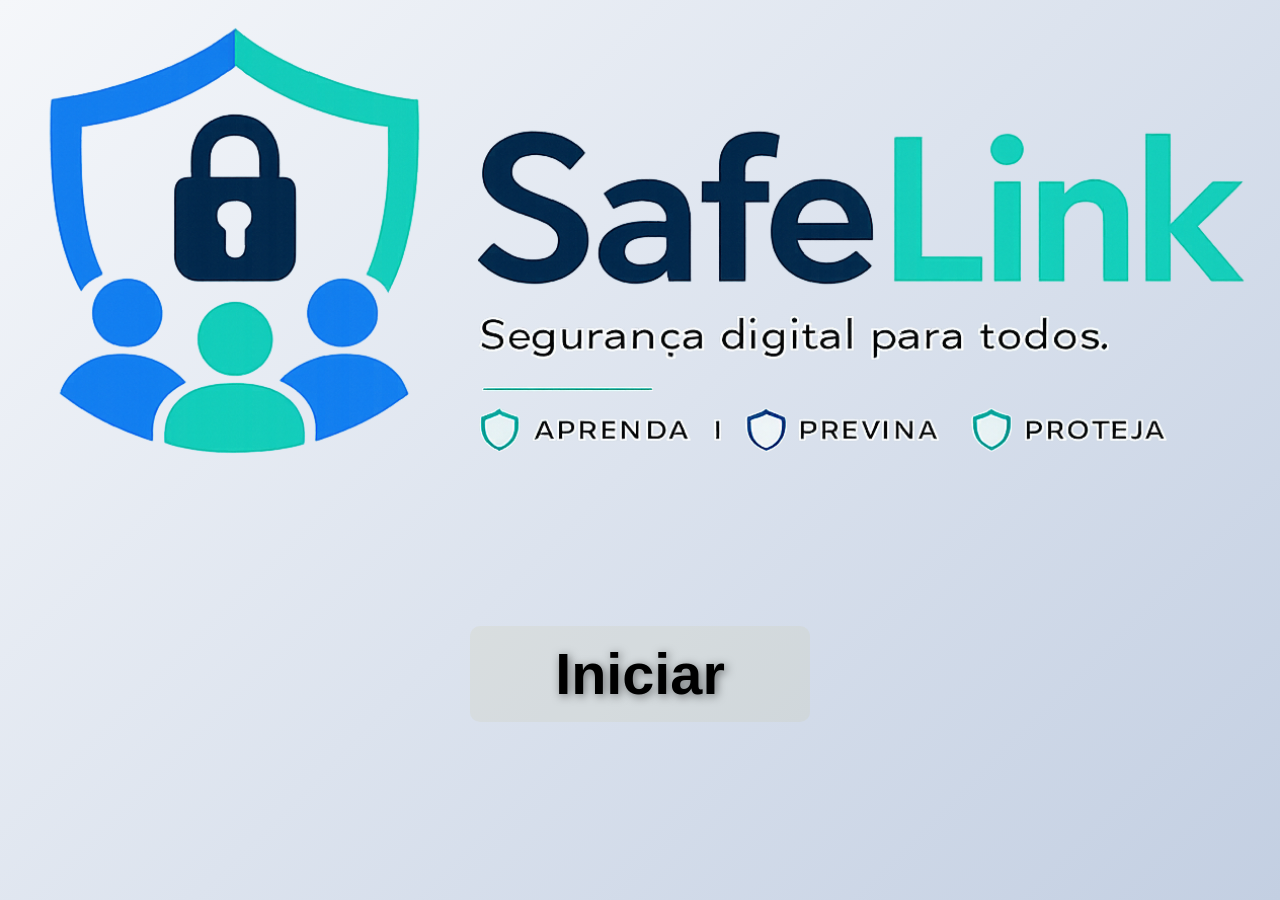
<file: index.html>
<!DOCTYPE html>
<html lang="pt-br">
<head>
    <meta charset="UTF-8">
    <meta name="viewport" content="width=device-width, initial-scale=1.0">
    <title>SAFELINK - Segurança digital para todos</title>
    <link rel="icon" href="img/favicon.ico" type="image/x-icon">
    <link rel="stylesheet" href="css/inicio.css">
</head>

<body>

<header>
    <div class="iniciar">
        <a href="home.html">Iniciar</a>
    </div>
</header>
<footer>
    
</footer>



</body>
</html>
</file>
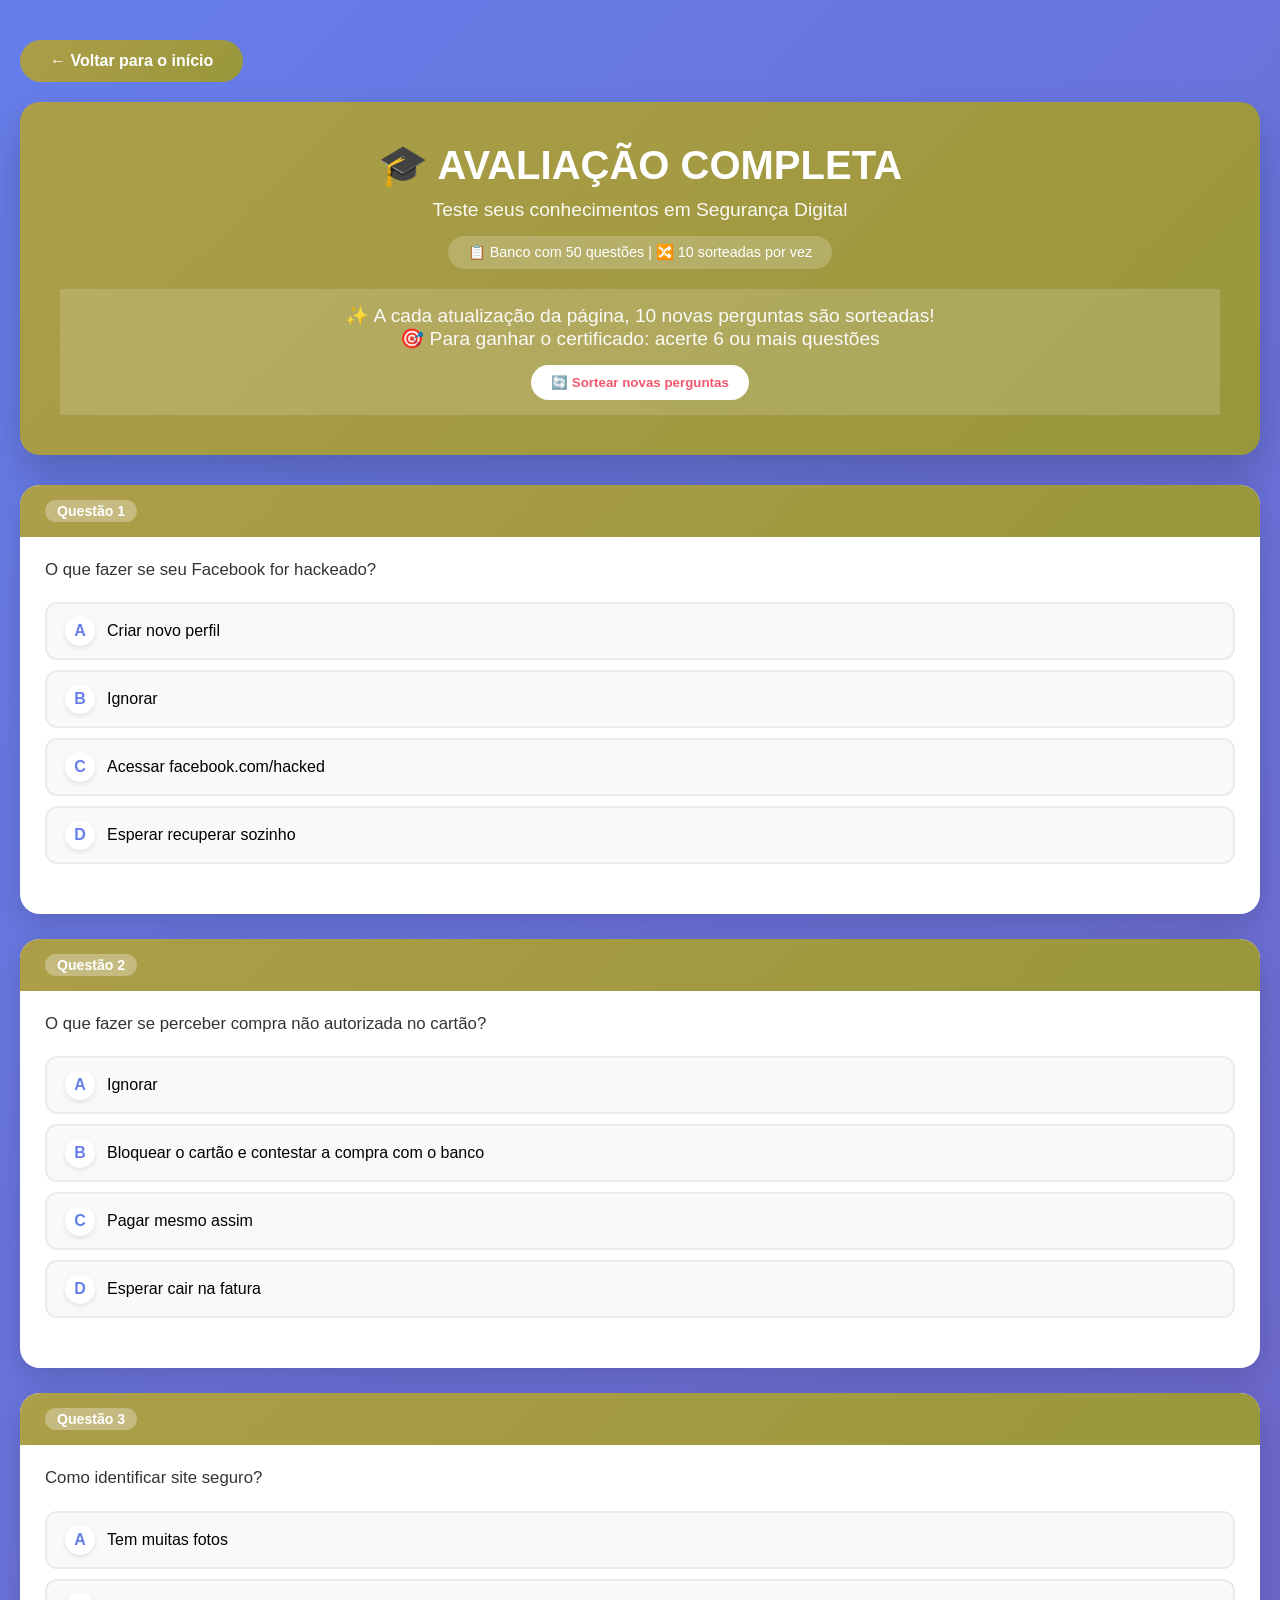
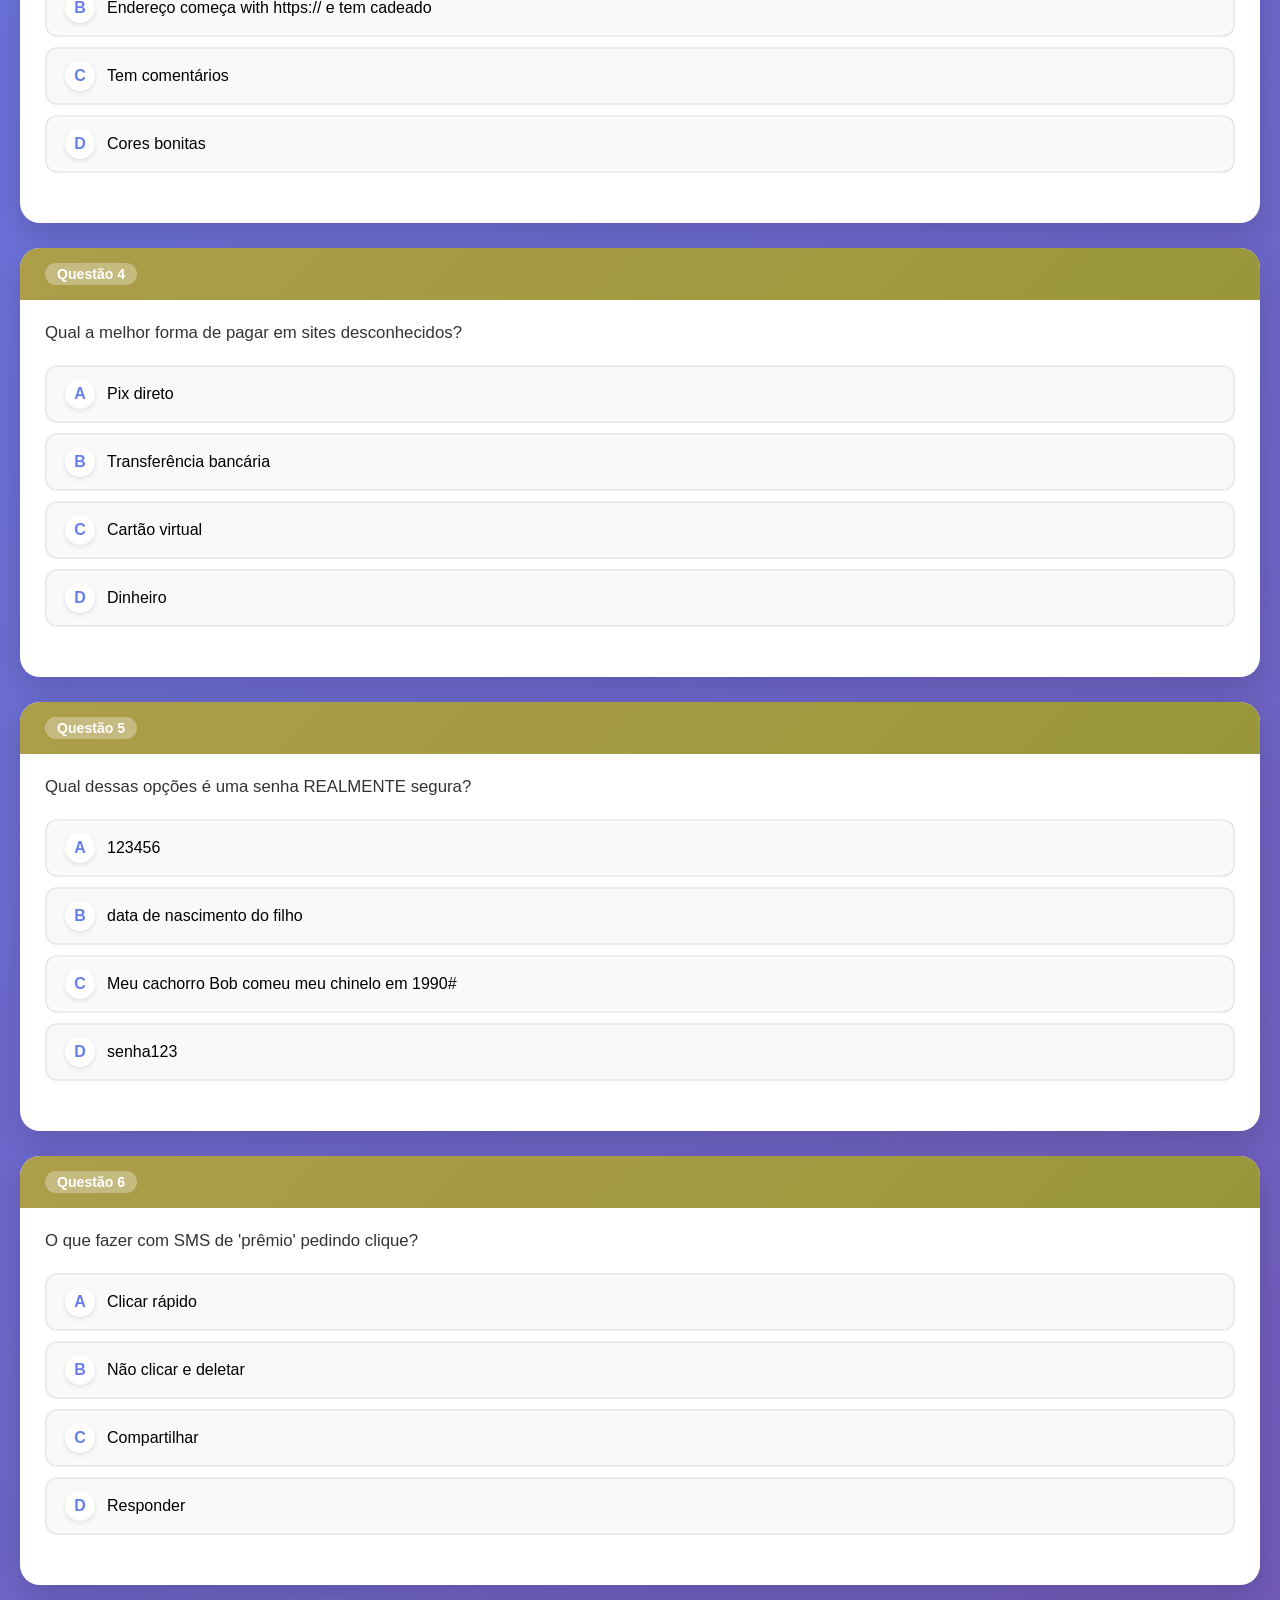
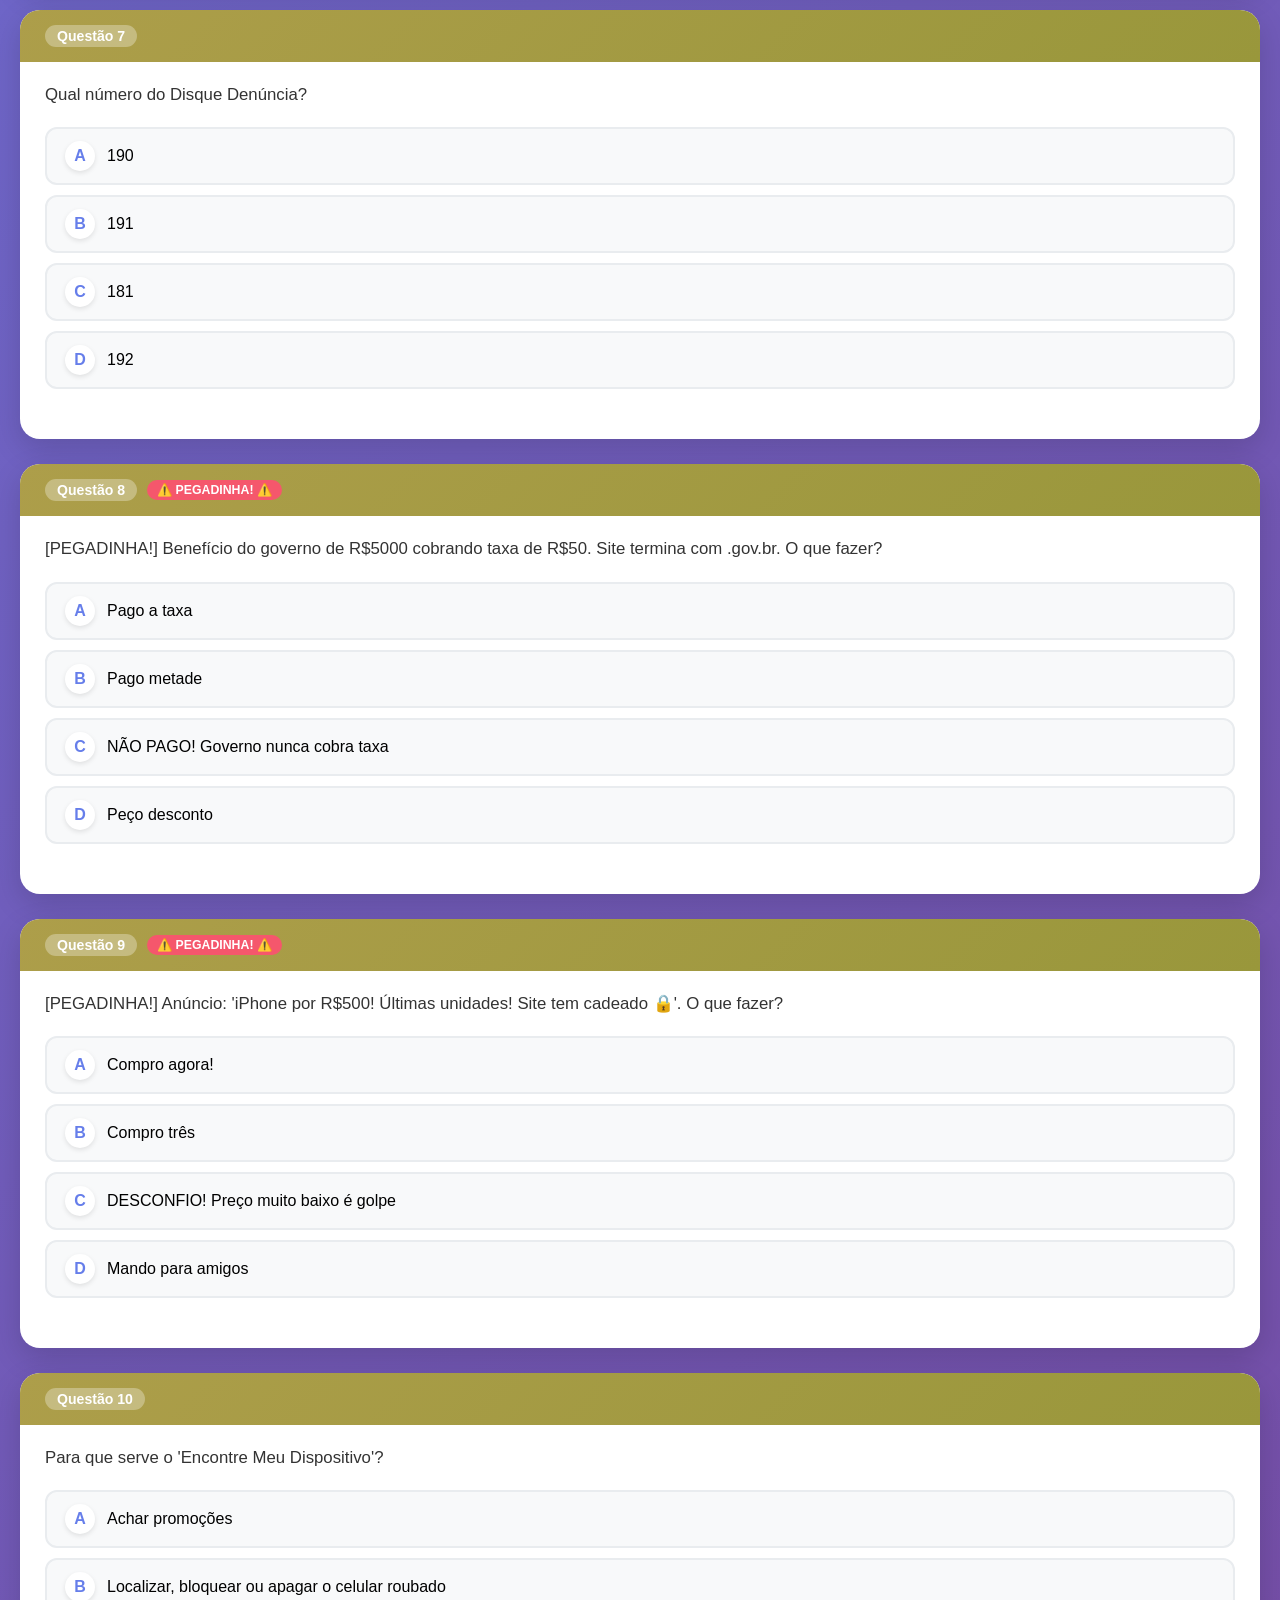
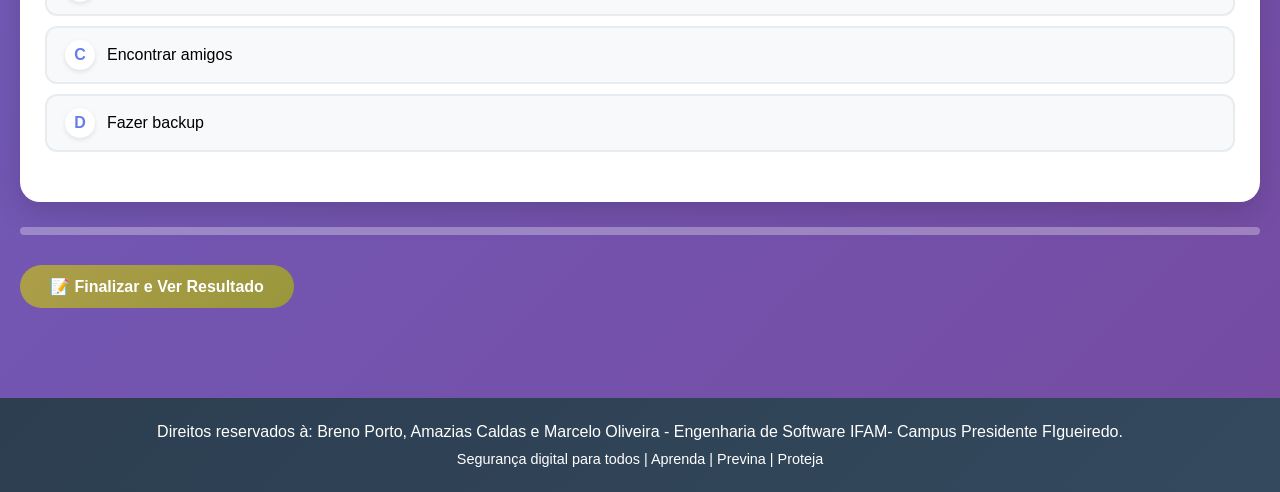
<file: certificado.html>
<!DOCTYPE html>
<html lang="pt-br">
<head>
    <meta charset="UTF-8">
    <meta name="viewport" content="width=device-width, initial-scale=1.0">
    <title>Certificado SAFELINK</title>
    <style>
        body { 
            margin: 0; 
            padding: 0; 
            font-family: 'Georgia', serif; 
            background: #f4f4f4; 
            display: flex; 
            flex-direction: column;
            justify-content: center; 
            align-items: center; 
            min-height: 100vh; 
        }
        
        .input-area {
            background: white;
            padding: 30px;
            border-radius: 15px;
            box-shadow: 0 10px 25px rgba(0,0,0,0.1);
            text-align: center;
            margin-bottom: 30px;
            max-width: 500px;
            width: 90%;
        }

        .input-area h2 {
            color: #FF8F00;
            margin-bottom: 15px;
        }

        .input-area input {
            width: 100%;
            padding: 12px;
            margin: 15px 0;
            border: 2px solid #ddd;
            border-radius: 10px;
            font-size: 1.1em;
            text-align: center;
            box-sizing: border-box;
        }

        .btn-gerar {
            background: linear-gradient(135deg, #FF8F00 0%, #FF6F00 100%);
            color: white;
            border: none;
            padding: 12px 30px;
            border-radius: 30px;
            font-size: 1.1em;
            font-weight: bold;
            cursor: pointer;
            transition: transform 0.2s;
        }

        .btn-gerar:hover {
            transform: scale(1.05);
        }

        .logo-container {
            display: flex;
            align-items: center;
            justify-content: center;
            gap: 15px;
            margin-bottom: 20px;
            border-bottom: 1px solid #eee;
            padding-bottom: 20px;
        }

        .logo {
            width: 80px;
        }

        .logo-text-wrapper {
            text-align: left;
        }

        .safe {
            font-size: 28px;
            font-weight: bold;
            color: #007BFF;
            display: inline;
        }

        .logo-safe {
            font-size: 28px;
            font-weight: bold;
            color: #28A745;
            display: inline;
        }

        .seg {
            font-size: 12px;
            color: #6C757D;
            margin: 0;
            line-height: 1.2;
        }

        .certificado-container { 
            width: 1000px;
            max-width: 95vw;
            padding: 10px 20px; 
            background: white; 
            border: 5px double #FF8F00; 
            border-radius: 5px; 
            text-align: center; 
            box-shadow: 0 0 30px rgba(0,0,0,0.1); 
            display: none;
            position: relative;
            box-sizing: border-box;
        }
        
        .selo { font-size: 3.5em; margin-bottom: 15px; } 
        h1 { color: #FF8F00; font-size: 3.5em; margin: 10px 0; letter-spacing: 5px; } 
        .nome-display { font-size: 3em; color: #E65100; margin: 20px 0; border-bottom: 2px solid #eee; display: inline-block; padding: 0 30px; min-width: 300px; font-style: italic; } 
        .descricao { font-size: 1.4em; line-height: 1.6; color: #333; margin: 10px 0; } 
        .nota { font-size: 1.8em; font-weight: bold; color: #FF8F00; margin: 15px 0; } 
        .data { margin-top: 30px; color: #777; font-size: 1.1em; } 
        .assinatura { margin-top: 40px; border-top: 1px solid #ddd; padding-top: 15px; font-weight: bold; font-size: 1.2em; } 

        @media print { 
            @page {
                size: A4 landscape;
                margin: 0;
            }
            body { 
                background: white; 
                display: block;
            } 
            .input-area, .btn-voltar, .btn-voltar-pos-print { display: none !important; }
            .certificado-container { 
                display: block !important; 
                box-shadow: none; 
                border-color: #FF8F00; 
                width: 297mm;
                height: 210mm;
                margin: 0;
                border-radius: 0;
                padding: 10mm 20mm;
            } 
        }

        .btn-voltar {
            margin-top: 20px;
            text-decoration: none;
            color: #666;
            font-size: 0.9em;
        }

        @media (max-width: 1024px) {
            h1 {
                font-size: 2.8em;
                letter-spacing: 3px;
            }

            .nome-display {
                font-size: 2.4em;
            }

            .descricao {
                font-size: 1.2em;
            }
        }

        @media (max-width: 768px) {
            .certificado-container {
                padding: 10px 12px;
            }

            .selo {
                font-size: 2.5em;
            }

            h1 {
                font-size: 2em;
                letter-spacing: 2px;
            }

            .nome-display {
                font-size: 1.8em;
                min-width: auto;
                padding: 0 10px;
            }

            .descricao {
                font-size: 1.05em;
            }

            .nota {
                font-size: 1.4em;
            }

            .logo {
                width: 60px;
            }

            .safe, .logo-safe {
                font-size: 22px;
            }

            .assinatura {
                margin-top: 25px;
                font-size: 1em;
            }
        }

        @media (max-width: 480px) {
            body {
                padding: 10px 0;
            }

            .input-area {
                padding: 20px 15px;
            }

            .logo-container {
                flex-direction: column;
                gap: 8px;
            }

            .selo {
                font-size: 2em;
            }

            h1 {
                font-size: 1.4em;
                letter-spacing: 1px;
            }

            .nome-display {
                font-size: 1.4em;
            }

            .descricao {
                font-size: 0.95em;
            }

            .nota {
                font-size: 1.2em;
            }

            .data {
                margin-top: 20px;
                font-size: 0.95em;
            }
        }
    </style>
</head>
<body>

    <div class="input-area" id="input-area">
        <h2>🎉 Parabéns pela Aprovação!</h2>
        <p>Você atingiu a pontuação necessária. Digite seu nome completo para gerar o certificado:</p>
        <input type="text" id="nome-usuario" placeholder="Seu nome completo" maxlength="50">
        <button class="btn-gerar" onclick="gerarCertificado()">📜 Gerar Certificado</button>
        <br>
        <a href="teste.html" class="btn-voltar">← Voltar para o teste</a>
    </div>

    <div class="certificado-container" id="certificado">
        <div class="logo-container">
            <img class="logo" src="img/Logo-2.png" alt="logo">
            <div class="logo-text-wrapper">
                <span class="safe">Safe</span><span class="logo-safe">Link</span>
                <p class="seg">Segurança digital para todos.</p>
                <p class="seg">Aprenda | Previna | Proteja</p>
            </div>
        </div>
        <div class="selo">🏆</div>
        <h1>C E R T I F I C A D O</h1>
        <p class="descricao">Certificamos que</p>
        <div class="nome-display" id="display-nome"></div>
        <p class="descricao">
            concluiu com aproveitamento <strong id="display-mensagem"></strong> a<br>
            <strong>Avaliação de Segurança Digital SAFELINK</strong>
        </p>
        <div class="nota" id="display-nota"></div>
        <p class="descricao">demonstrando conhecimentos essenciais em proteção de dados e prevenção de fraudes.</p>
        <div class="data" id="display-data"></div>
        <div class="assinatura">SAFELINK - Segurança Digital para Todos</div>
        <div style="margin-top: 30px; font-size: 0.8em; color: #666; border-top: 1px solid #eee; padding-top: 10px;">
            Direitos reservados à: Breno Porto, Amazias Caldas e Marcelo Oliveira - Engenharia de Software IFAM- Campus Presidente FIgueiredo.
        </div>
    </div>

    <script>
        const nota = localStorage.getItem('safelink_nota');
        const total = localStorage.getItem('safelink_total');

        if (!nota || !total) {
            alert('Nenhum resultado encontrado. Por favor, complete o teste primeiro.');
            window.location.href = 'teste.html';
        }

        function gerarCertificado() {
            const nomeInput = document.getElementById('nome-usuario');
            const nome = nomeInput.value.trim();

            if (nome.length < 3) {
                alert('Por favor, digite seu nome completo (mínimo 3 caracteres).');
                return;
            }

            document.getElementById('display-nome').textContent = nome;
            document.getElementById('display-nota').textContent = `Nota: ${nota} / ${total}`;
            
            const porcentagem = (parseInt(nota) / parseInt(total)) * 100;
            document.getElementById('display-mensagem').textContent = porcentagem >= 80 ? 'EXCELENTE' : 'BOM';
            
            const dataAtual = new Date().toLocaleDateString('pt-BR');
            document.getElementById('display-data').textContent = `Emitido em ${dataAtual}`;

            document.getElementById('input-area').style.display = 'none';
            document.getElementById('certificado').style.display = 'block';

            setTimeout(() => {
                window.print();
                const btn = document.createElement('button');
                btn.className = 'btn-gerar';
                btn.style.marginTop = '20px';
                btn.textContent = '🔄 Voltar para o Início';
                btn.onclick = () => window.location.href = 'home.html';
                btn.classList.add('btn-voltar-pos-print');
                document.body.appendChild(btn);
            }, 500);
        }

        document.getElementById('nome-usuario').addEventListener('keypress', (e) => {
            if (e.key === 'Enter') gerarCertificado();
        });
    </script>
</body>
</html>
</file>
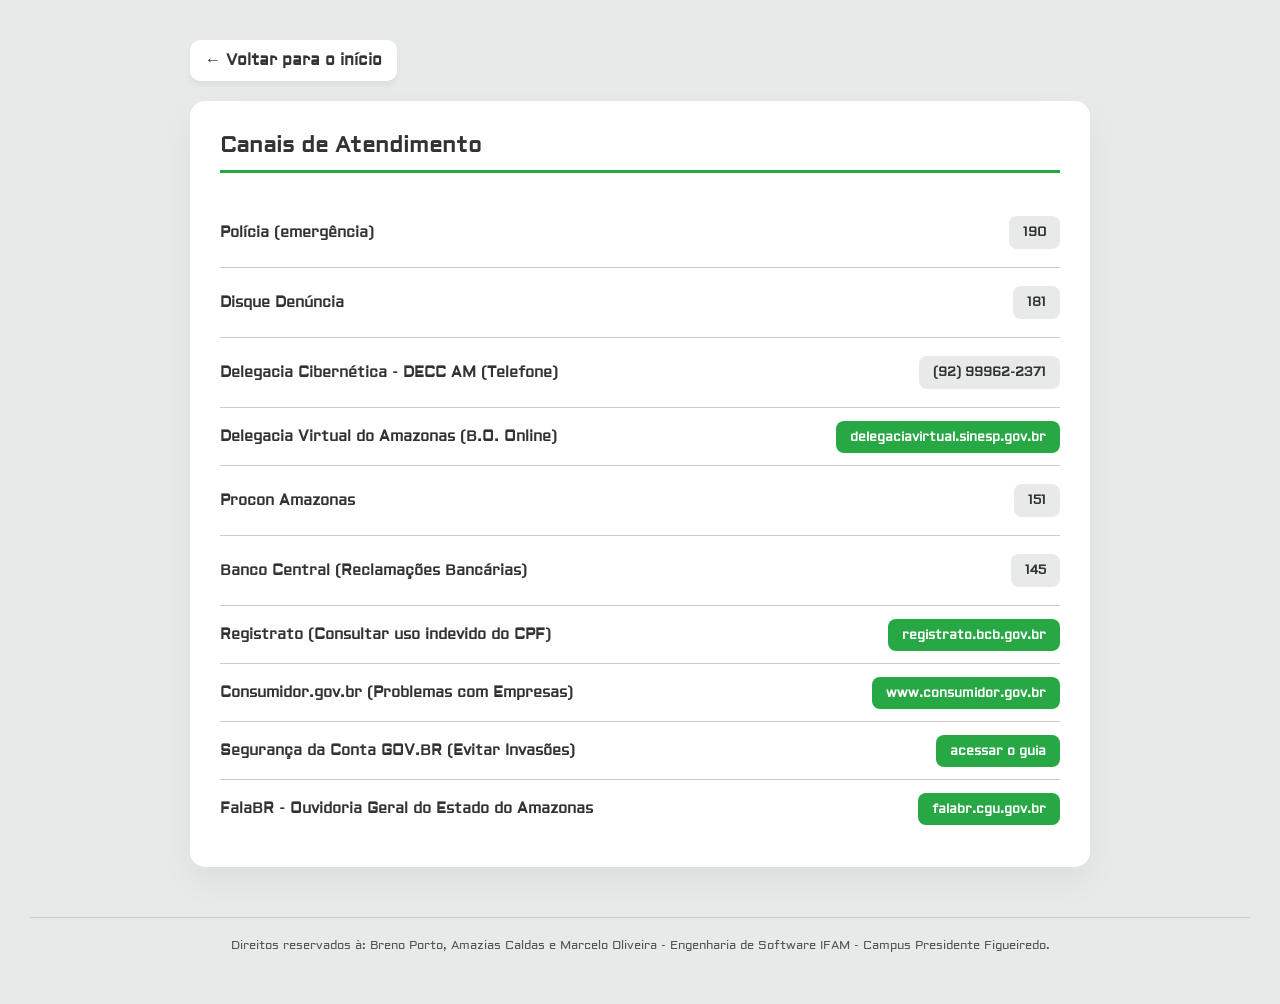
<file: contatos.html>
<!DOCTYPE html>
<html lang="pt-br">
<head>
    <meta charset="UTF-8">
    <meta name="viewport" content="width=device-width, initial-scale=1.0">
    <title>SAFELINK - Contatos</title>
    <link rel="icon" href="img/favicon.ico" type="image/x-icon">
    <style>
        @import url('https://fonts.googleapis.com/css2?family=Aldrich&display=swap');

        * {
            margin: 0;
            padding: 0;
            box-sizing: border-box;
            font-family: 'Aldrich', sans-serif, Arial, Helvetica, sans-serif;
        }

        body {
            background-color: rgb(232, 233, 233);
            color: #333;
            margin: 20px;
            padding: 10px;
            display: flex;
            flex-direction: column;
            min-height: 95vh;
        }

        .container {
            flex: 1;
            max-width: 900px;
            width: 100%;
            margin: 0 auto;
            padding: 10px 0;
        }

        .btn-voltar {
            display: inline-block;
            text-decoration: none;
            color: #333;
            font-weight: bold;
            margin-bottom: 20px;
            padding: 10px 15px;
            background-color: #ffffff;
            border-radius: 10px;
            box-shadow: 0 4px 6px rgba(0,0,0,0.05);
            transition: all 0.3s ease;
        }

        .btn-voltar:hover {
            background-color: rgb(110, 131, 131);
            color: white;
        }

        aside {
            background-color: #ffffff;
            border-radius: 15px;
            padding: 30px;
            box-shadow: 0 15px 35px rgba(0, 0, 0, 0.05);
        }

        aside h3 {
            color: #333;
            font-size: 22px;
            margin-bottom: 25px;
            border-bottom: 3px solid #28A745;
            padding-bottom: 10px;
        }

        .contato {
            display: flex;
            justify-content: space-between;
            align-items: center;
            padding: 18px 0;
            border-bottom: 1px solid #ccc;
        }

        .contato:last-of-type {
            border-bottom: none;
        }

        .contato strong {
            color: #333;
            font-size: 15px;
            flex: 1;
            padding-right: 15px;
        }

        .contato span {
            background-color: rgb(232, 233, 233);
            color: #333;
            padding: 8px 14px;
            border-radius: 8px;
            font-weight: bold;
            font-size: 13px;
            white-space: nowrap;
        }

        .contato a {
            text-decoration: none;
        }

        .contato a span {
            background-color: #28A745;
            color: white;
            transition: all 0.3s ease;
        }

        .contato a:hover span {
            background-color: rgb(110, 131, 131);
            color: white;
        }

        footer {
            text-align: center;
            padding: 20px;
            margin-top: 40px;
            font-size: 12px;
            color: #555;
            border-top: 1px solid #ccc;
        }

        @media (max-width: 1024px) {
            .container {
                max-width: 700px;
            }

            aside {
                padding: 25px;
            }
        }

        @media (max-width: 768px) {
            body {
                margin: 10px;
                padding: 5px;
            }

            aside {
                padding: 20px;
            }

            .contato {
                flex-direction: column;
                align-items: flex-start;
                gap: 10px;
                padding: 14px 0;
            }

            .contato strong {
                padding-right: 0;
            }

            .contato span, .contato a {
                align-self: flex-start;
            }

            .contato a span {
                white-space: normal;
                word-break: break-all;
            }
        }

        @media (max-width: 480px) {
            body {
                margin: 5px;
            }

            aside {
                padding: 15px;
                border-radius: 12px;
            }

            aside h3 {
                font-size: 18px;
                margin-bottom: 18px;
            }

            .contato strong {
                font-size: 14px;
            }

            .contato span {
                font-size: 12px;
                padding: 6px 10px;
            }

            .btn-voltar {
                display: block;
                text-align: center;
            }

            footer {
                padding: 15px 10px;
                margin-top: 25px;
            }
        }
    </style>
</head>

<body>

    <div class="container">
        
        <a href="home.html" class="btn-voltar">← Voltar para o início</a>

        <aside>
            <h3>Canais de Atendimento</h3>

            <div class="contato">
                <strong>Polícia (emergência)</strong>
                <span>190</span>
            </div>

            <div class="contato">
                <strong>Disque Denúncia</strong>
                <span>181</span>
            </div>

            <div class="contato">
                <strong>Delegacia Cibernética - DECC AM (Telefone)</strong>
                <span>(92) 99962-2371</span>
            </div>

            <div class="contato">
                <strong>Delegacia Virtual do Amazonas (B.O. Online)</strong>
                <a href="https://delegaciavirtual.sinesp.gov.br/" target="_blank"><span>delegaciavirtual.sinesp.gov.br</span></a>
            </div>

            <div class="contato">
                <strong>Procon Amazonas</strong>
                <span>151</span>
            </div>

            <div class="contato">
                <strong>Banco Central (Reclamações Bancárias)</strong>
                <span>145</span>
            </div>

            <div class="contato">
                <strong>Registrato (Consultar uso indevido do CPF)</strong>
                <a href="https://registrato.bcb.gov.br/" target="_blank"><span>registrato.bcb.gov.br</span></a>
            </div>

            <div class="contato">
                <strong>Consumidor.gov.br (Problemas com Empresas)</strong>
                <a href="https://www.consumidor.gov.br/" target="_blank"><span>www.consumidor.gov.br</span></a>
            </div>

            <div class="contato">
                <strong>Segurança da Conta GOV.BR (Evitar Invasões)</strong>
                <a href="https://www.gov.br/governodigital/pt-br/seguranca-da-informacao/conta-govbr-mais-segura" target="_blank"><span>acessar o guia</span></a>
            </div>

            <div class="contato">
                <strong>FalaBR - Ouvidoria Geral do Estado do Amazonas</strong>
                <a href="https://falabr.cgu.gov.br/" target="_blank"><span>falabr.cgu.gov.br</span></a>
            </div>

        </aside>
        
    </div>

    <footer>
        <p>Direitos reservados à: Breno Porto, Amazias Caldas e Marcelo Oliveira - Engenharia de Software IFAM - Campus Presidente Figueiredo.</p>
    </footer>

</body>
</html>
</file>
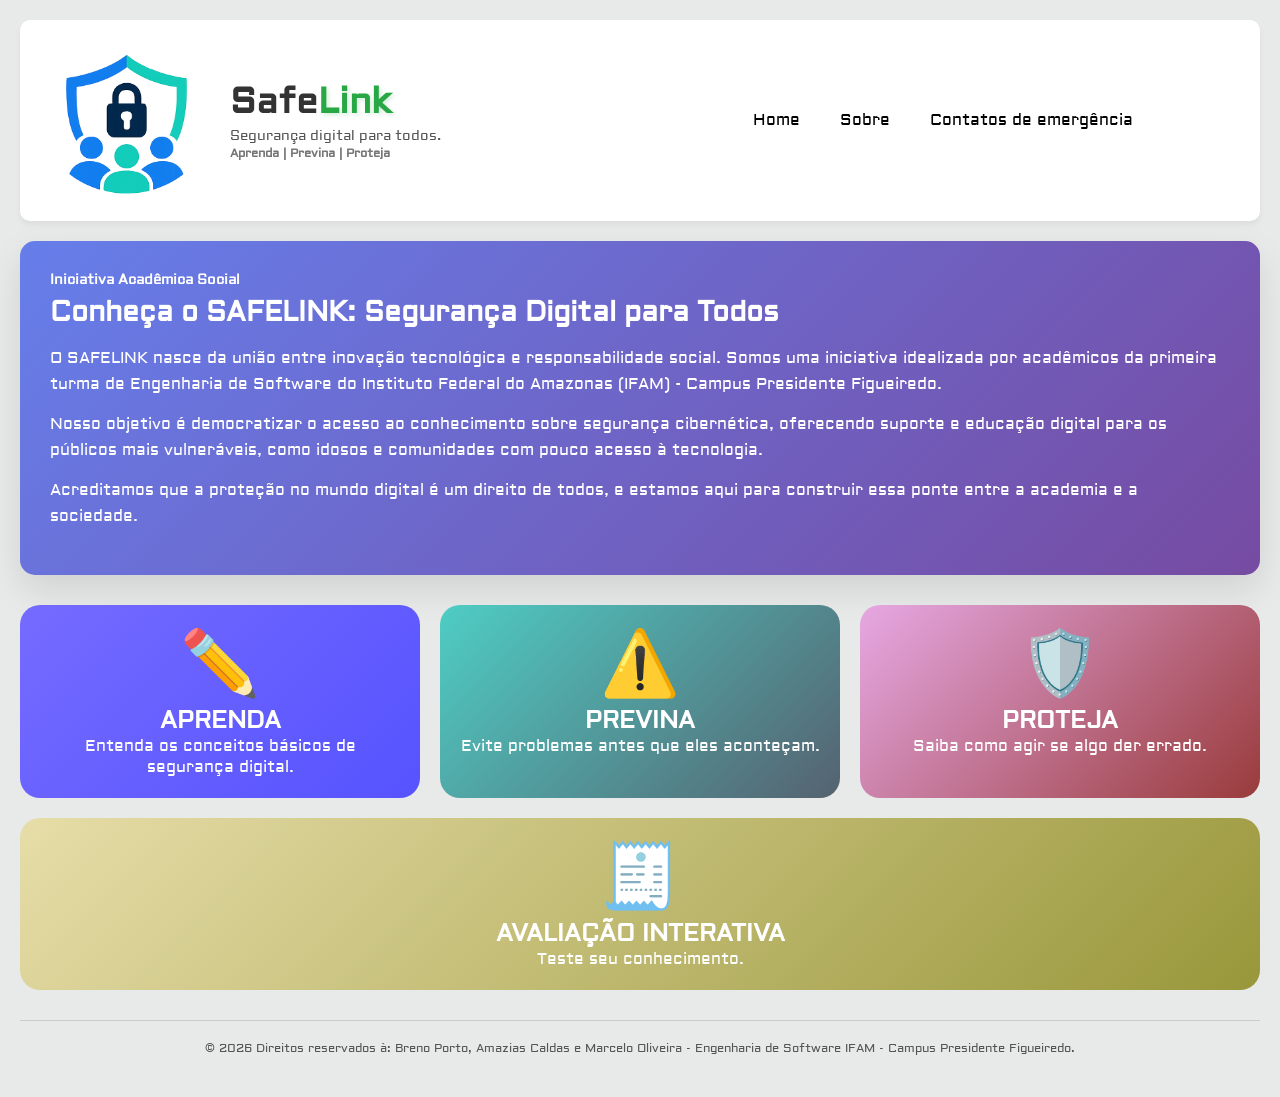
<file: home.html>
<!DOCTYPE html>
<html lang="pt-br">
<head>
    <meta charset="UTF-8">
    <meta name="viewport" content="width=device-width, initial-scale=1.0">
    <title>SafeLink - Segurança Digital</title>
    <link rel="stylesheet" href="css/style.css">
</head>
<body>
    <header>
        <nav>
            <div class="logo-container">
                <input class="logo" type="image" src="img/Logo-2.png" alt="logo">
                <div class="logo-texto">
                    <span class="safe">Safe</span><span class="logo-safe">Link</span>
                    <p class="seg">Segurança digital para todos.</p>
                    <p class="seg-sub">Aprenda | Previna | Proteja</p>
                </div>
            </div>
            <div class="navegacao">
                <ul>
                    <li><a href="index.html">Home</a></li>
                    <li><a href="#sobre">Sobre</a></li>
                    <li><a href="contatos.html">Contatos de emergência</a></li>
                </ul>
            </div>
        </nav>
    </header>

    <main>
        <section class="sobre" id="sobre">
            <h3>Iniciativa Acadêmica Social</h3>
            <h1>Conheça o SAFELINK: Segurança Digital para Todos</h1>
            <p>
                O SAFELINK nasce da união entre inovação tecnológica e responsabilidade social. Somos uma iniciativa idealizada por acadêmicos da primeira turma de Engenharia de Software do Instituto Federal do Amazonas (IFAM) - Campus Presidente Figueiredo.
            </p>
            <p>Nosso objetivo é democratizar o acesso ao conhecimento sobre segurança cibernética, oferecendo suporte e educação digital para os públicos mais vulneráveis, como idosos e comunidades com pouco acesso à tecnologia.</p>
            <p>
                Acreditamos que a proteção no mundo digital é um direito de todos, e estamos aqui para construir essa ponte entre a academia e a sociedade.
            </p>
        </section>

        <article class="cards" id="conteudo">
            <section class="card-item aprenda">
                <a href="aprenda.html">
                    <h1 class="emoji">✏️</h1>
                    <h2>APRENDA</h2>
                    <p>Entenda os conceitos básicos de segurança digital.</p>
                </a>
            </section>
            <section class="card-item previna">
                <a href="previna.html">
                    <h1 class="emoji">⚠️</h1>
                    <h2>PREVINA</h2>
                    <p>Evite problemas antes que eles aconteçam.</p>
                </a>
            </section>
            <section class="card-item proteja">
                <a href="proteja.html">
                    <h1 class="emoji">🛡️</h1>
                    <h2>PROTEJA</h2>
                    <p>Saiba como agir se algo der errado.</p>
                </a>
            </section>
            <section class="card-item teste">
                <a href="teste.html">
                    <h1 class="emoji">🧾</h1>
                    <h2>AVALIAÇÃO INTERATIVA</h2>
                    <p>Teste seu conhecimento.</p>
                </a>
            </section>
        </article>
    </main>

    <footer>
        <p>&copy; 2026 Direitos reservados à: Breno Porto, Amazias Caldas e Marcelo Oliveira - Engenharia de Software IFAM - Campus Presidente Figueiredo.</p>
    </footer>
</body>
</html>
</file>
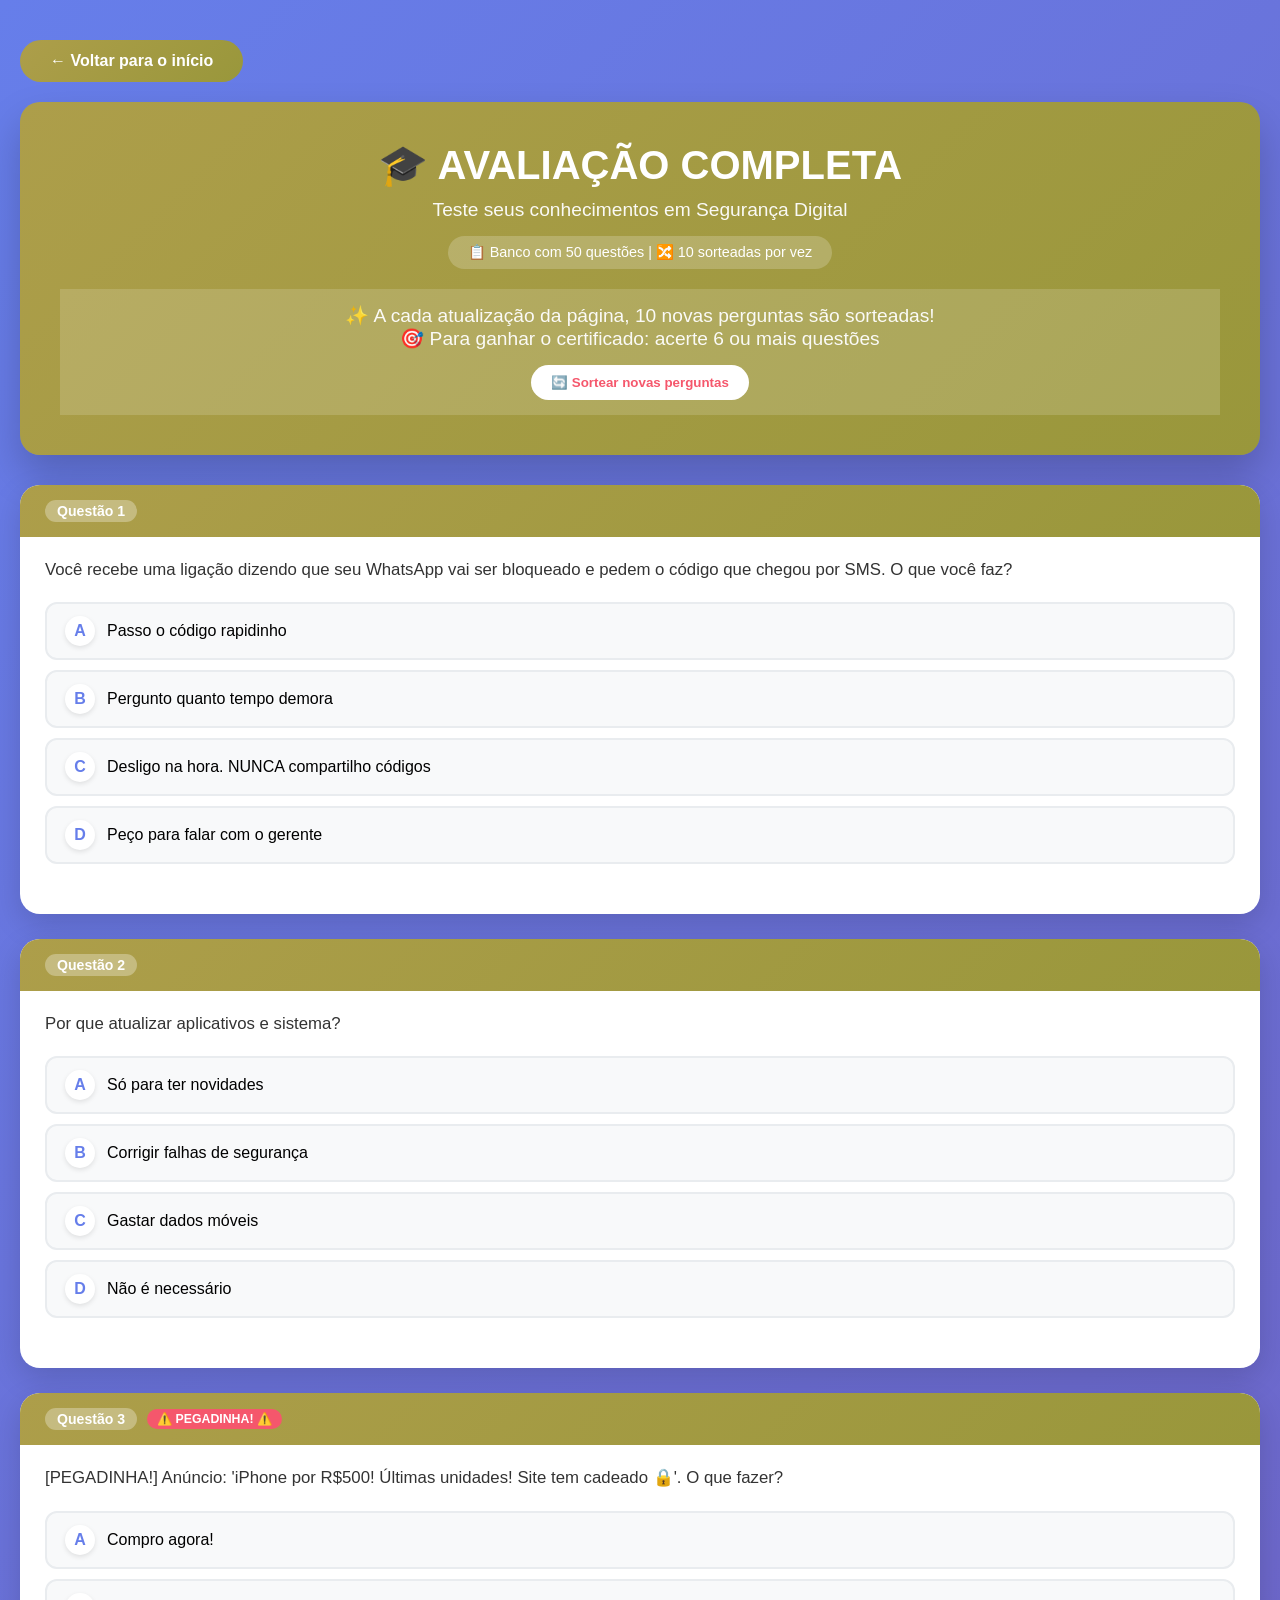
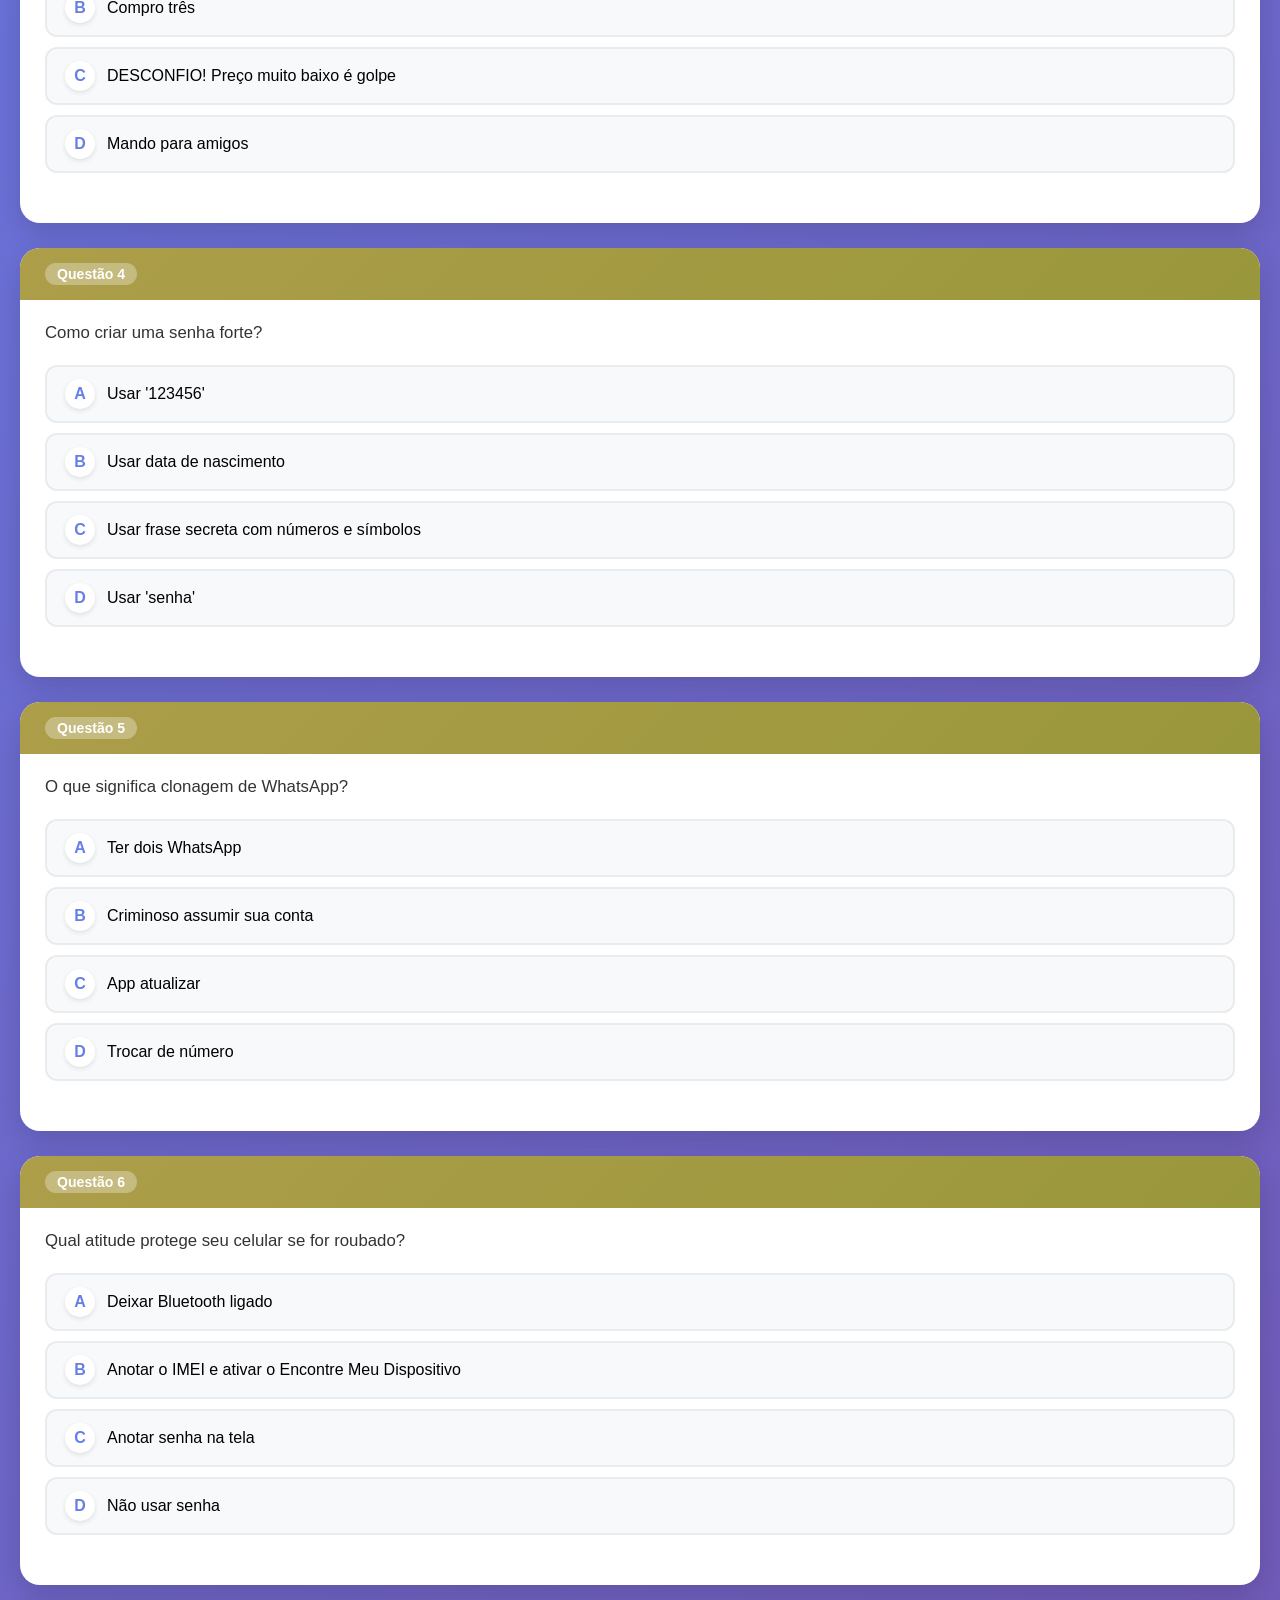
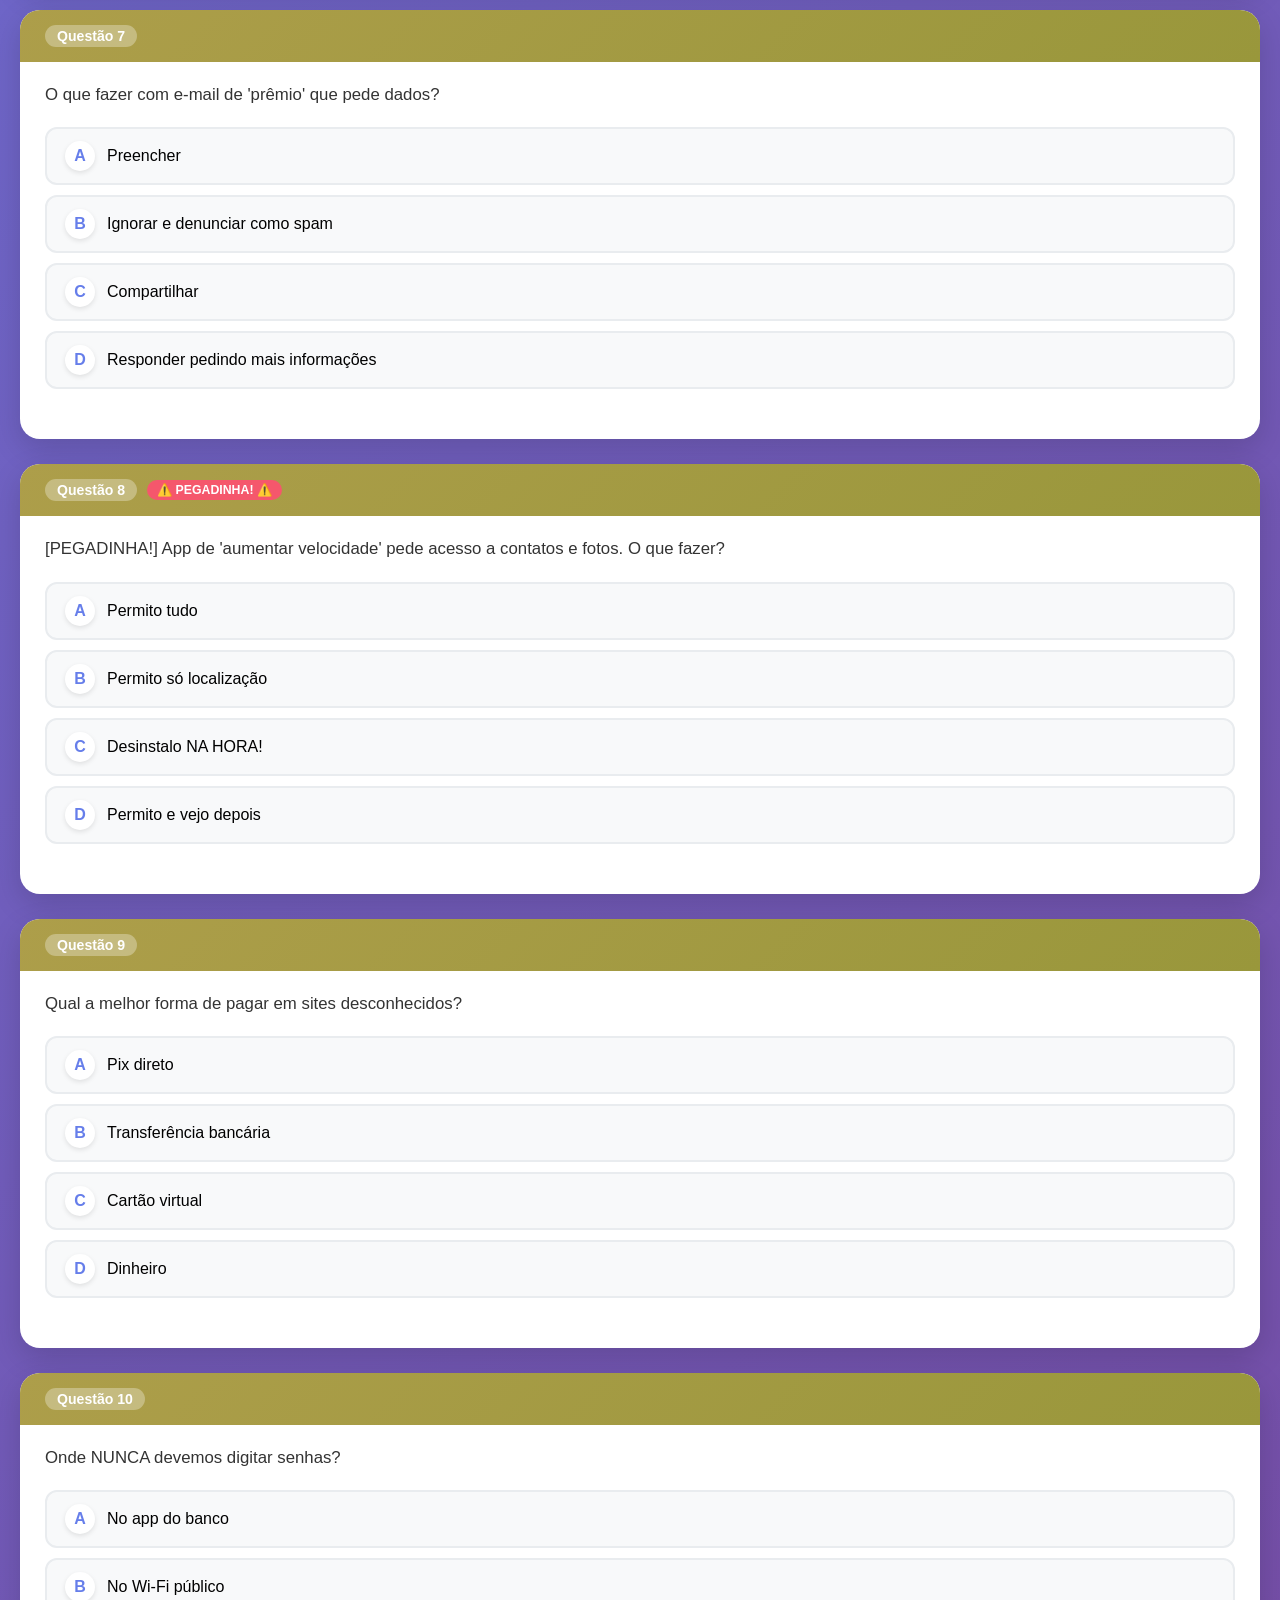
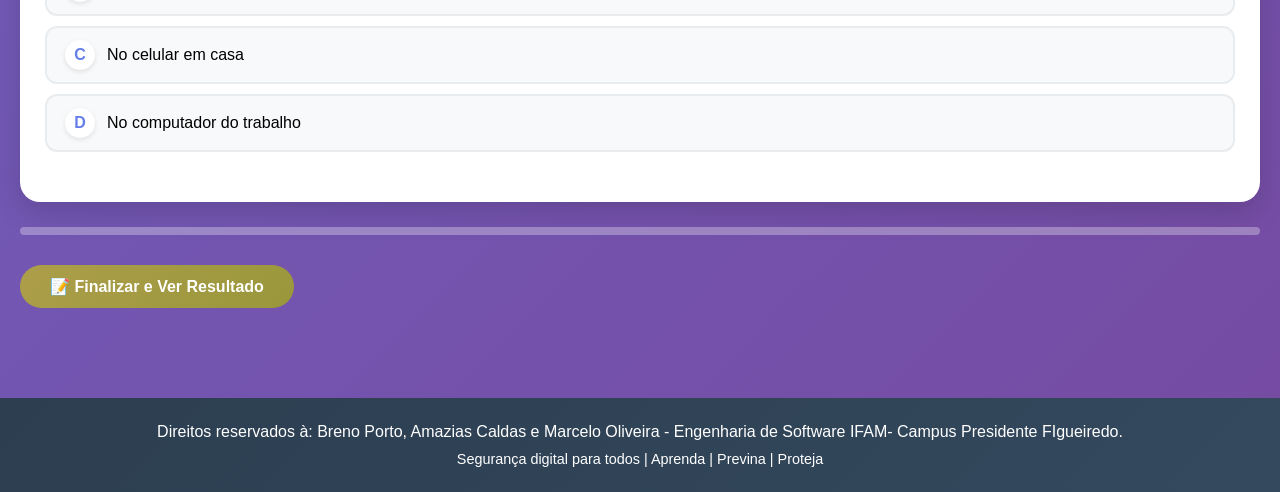
<file: teste.html>
<!DOCTYPE html>
<html lang="pt-br">
<head>
    <meta charset="UTF-8">
    <meta name="viewport" content="width=device-width, initial-scale=1.0">
    <title>SAFELINK - AVALIAÇÃO COMPLETA | Certificado de Segurança Digital</title>
    <link rel="icon" href="img/favicon.ico" type="image/x-icon">
    <link rel="stylesheet" href="css/style-teste.css">
</head>
<body>

<div class="conteudo">
    <a href="home.html" class="btn-voltar">← Voltar para o início</a>

    <div class="teste-header">
        <h1>🎓 AVALIAÇÃO COMPLETA</h1>
        <p>Teste seus conhecimentos em Segurança Digital</p>
        <div class="badge">📋 Banco com 50 questões | 🔀 10 sorteadas por vez</div>
        <div class="info-sorteio">
            <p>✨ A cada atualização da página, 10 novas perguntas são sorteadas!</p>
            <p>🎯 Para ganhar o certificado: acerte 6 ou mais questões</p>
            <button class="btn-atualizar" id="btn-sortear">🔄 Sortear novas perguntas</button>
        </div>
    </div>

    <div id="quiz-container"></div>

    <div class="progresso">
        <div class="progresso-bar" id="progresso-bar"></div>
    </div>

    <div class="controles">
        <button class="btn btn-secondary" id="btn-limpar" style="display: none;">🗑️ Limpar respostas</button>
        <button class="btn btn-primary" id="btn-finalizar">📝 Finalizar e Ver Resultado</button>
    </div>

    <div class="resultado" id="resultado">
        <h2>📊 RESULTADO</h2>
        <div class="pontuacao" id="pontuacao">0 / 10</div>
        <div class="mensagem-final" id="mensagem-final"></div>
    </div>
</div>
<footer>
    <p>Direitos reservados à: Breno Porto, Amazias Caldas e Marcelo Oliveira - Engenharia de Software IFAM- Campus Presidente FIgueiredo.</p>
    <p style="margin-top: 10px; font-size: 0.9em;">Segurança digital para todos | Aprenda | Previna | Proteja</p>
</footer>



<script>
    const bancoQuestoes = [
        { texto: "Você recebe uma ligação dizendo que seu WhatsApp vai ser bloqueado e pedem o código que chegou por SMS. O que você faz?", opcoes: ["Passo o código rapidinho", "Pergunto quanto tempo demora", "Desligo na hora. NUNCA compartilho códigos", "Peço para falar com o gerente"], correta: 2, explicacao: "Isso é GOLPE! Nenhuma empresa pede códigos por telefone. Esse código serve para clonar seu WhatsApp.", pegadinha: false },
        { texto: "Qual dessas opções é uma senha REALMENTE segura?", opcoes: ["123456", "data de nascimento do filho", "Meu cachorro Bob comeu meu chinelo em 1990#", "senha123"], correta: 2, explicacao: "A frase vira 'Mcbcmce1990#' - uma senha forte e fácil de lembrar!", pegadinha: false },
        { texto: "Você está em um café e aparece um Wi-Fi grátis. O que você faz?", opcoes: ["Conecto e acesso meu banco", "Conecto e faço compras", "Conecto só para redes sociais", "NÃO acesso banco nem digito senhas em Wi-Fi público"], correta: 3, explicacao: "Wi-Fi público é perigoso! Use só seus dados móveis para coisas importantes.", pegadinha: false },
        { texto: "Você recebe uma mensagem: 'Mãe, perdi meu celular, preciso de R$500 urgente'. O que fazer?", opcoes: ["Faço o Pix na hora", "Peço uma foto", "LIGO para o número antigo", "Mando o dobro"], correta: 2, explicacao: "Golpe do falso parente! SEMPRE ligue para o número antigo.", pegadinha: false },
        { texto: "[PEGADINHA!] Anúncio: 'iPhone por R$500! Últimas unidades! Site tem cadeado 🔒'. O que fazer?", opcoes: ["Compro agora!", "Compro três", "DESCONFIO! Preço muito baixo é golpe", "Mando para amigos"], correta: 2, explicacao: "O cadeado significa conexão segura, mas NÃO que a loja é confiável!", pegadinha: true },
        { texto: "Seu banco liga pedindo sua senha. O que fazer?", opcoes: ["Passo a senha", "Pergunto o saldo", "DESLIGO e ligo para o número do cartão", "Peço para falar com o gerente"], correta: 2, explicacao: "BANCO NUNCA LIGA PEDINDO SENHA!", pegadinha: false },
        { texto: "Qual atitude protege seu celular se for roubado?", opcoes: ["Deixar Bluetooth ligado", "Anotar o IMEI e ativar o Encontre Meu Dispositivo", "Anotar senha na tela", "Não usar senha"], correta: 1, explicacao: "O IMEI é a identidade do celular. Anote ele!", pegadinha: false },
        { texto: "[PEGADINHA!] App de 'aumentar velocidade' pede acesso a contatos e fotos. O que fazer?", opcoes: ["Permito tudo", "Permito só localização", "Desinstalo NA HORA!", "Permito e vejo depois"], correta: 2, explicacao: "App de 'aumentar velocidade' NÃO precisa dos seus contatos!", pegadinha: true },
        { texto: "Fez um Pix para um golpista. O que fazer PRIMEIRO?", opcoes: ["Chorar", "Postar nas redes", "LIGAR para o banco e pedir o MED", "Dormir"], correta: 2, explicacao: "CORRA CONTRA O TEMPO! Ligue para o banco AGORA e solicite o MED.", pegadinha: false },
        { texto: "[PEGADINHA!] Benefício do governo de R$5000 cobrando taxa de R$50. Site termina com .gov.br. O que fazer?", opcoes: ["Pago a taxa", "Pago metade", "NÃO PAGO! Governo nunca cobra taxa", "Peço desconto"], correta: 2, explicacao: "Governo NUNCA cobra taxa para liberar benefícios!", pegadinha: true },
        { texto: "O que é verificação em duas etapas?", opcoes: ["Uma senha extra que só você tem", "Um vírus de computador", "Um tipo de golpe", "Um aplicativo de banco"], correta: 0, explicacao: "É como uma segunda fechadura na sua porta digital.", pegadinha: false },
        { texto: "O que fazer se seu WhatsApp for clonado?", opcoes: ["Comprar outro celular", "Avise seus contatos e tente reconectar", "Ignorar", "Mudar de número"], correta: 1, explicacao: "Avise seus contatos e tente reconectar ao WhatsApp.", pegadinha: false },
        { texto: "O que significa MED do Pix?", opcoes: ["Meio Especial Digital", "Mecanismo Especial de Devolução", "Método Eficaz Digital", "Medida Extra de Dados"], correta: 1, explicacao: "Mecanismo que pode devolver seu dinheiro se cair em golpe.", pegadinha: false },
        { texto: "Qual número ligar em caso de emergência policial?", opcoes: ["191", "192", "193", "190"], correta: 3, explicacao: "190 é o número da Polícia para emergências.", pegadinha: false },
        { texto: "O que fazer com link suspeito recebido?", opcoes: ["Clicar para ver", "Compartilhar", "Não clicar e perguntar para alguém de confiança", "Salvar para depois"], correta: 2, explicacao: "Na dúvida, não clique. Pergunte para alguém de confiança.", pegadinha: false },
        { texto: "Onde NUNCA devemos digitar senhas?", opcoes: ["No app do banco", "No Wi-Fi público", "No celular em casa", "No computador do trabalho"], correta: 1, explicacao: "Wi-Fi público é perigoso! Criminosos podem capturar suas senhas.", pegadinha: false },
        { texto: "O que é phishing?", opcoes: ["Um tipo de peixe", "Golpe que tenta enganar para roubar dados", "Um antivírus", "Uma rede social"], correta: 1, explicacao: "Phishing é golpe onde criminosos fingem ser empresa para roubar dados.", pegadinha: false },
        { texto: "Como criar uma senha forte?", opcoes: ["Usar '123456'", "Usar data de nascimento", "Usar frase secreta com números e símbolos", "Usar 'senha'"], correta: 2, explicacao: "Use frases secretas que você lembra, com números e símbolos.", pegadinha: false },
        { texto: "O que NÃO fazer em redes sociais?", opcoes: ["Postar foto de comida", "Postar que está viajando", "Curtir posts de amigos", "Compartilhar memes"], correta: 1, explicacao: "Não divulgue que está viajando - criminosos podem invadir sua casa.", pegadinha: false },
        { texto: "Para que serve o 'Encontre Meu Dispositivo'?", opcoes: ["Achar promoções", "Localizar, bloquear ou apagar o celular roubado", "Encontrar amigos", "Fazer backup"], correta: 1, explicacao: "Permite localizar, bloquear ou apagar o celular remotamente.", pegadinha: false },
        { texto: "O que fazer com e-mail de 'prêmio' que pede dados?", opcoes: ["Preencher", "Ignorar e denunciar como spam", "Compartilhar", "Responder pedindo mais informações"], correta: 1, explicacao: "Esses e-mails são golpes para roubar seus dados.", pegadinha: false },
        { texto: "Qual a melhor forma de pagar em sites desconhecidos?", opcoes: ["Pix direto", "Transferência bancária", "Cartão virtual", "Dinheiro"], correta: 2, explicacao: "Cartão virtual é mais seguro - o código muda a cada compra.", pegadinha: false },
        { texto: "O que fazer se perceber compra não autorizada no cartão?", opcoes: ["Ignorar", "Bloquear o cartão e contestar a compra com o banco", "Pagar mesmo assim", "Esperar cair na fatura"], correta: 1, explicacao: "Bloqueie o cartão IMEDIATAMENTE e conteste a compra.", pegadinha: false },
        { texto: "Qual número do Disque Denúncia?", opcoes: ["190", "191", "181", "192"], correta: 2, explicacao: "181 é o número do Disque Denúncia.", pegadinha: false },
        { texto: "O que é backup de dados?", opcoes: ["Um tipo de golpe", "Cópia de segurança de fotos e contatos", "Um antivírus", "Uma senha"], correta: 1, explicacao: "Backup é cópia de segurança para não perder seus dados.", pegadinha: false },
        { texto: "Como ativar verificação em duas etapas no WhatsApp?", opcoes: ["Configurações > Conta > Confirmação em duas etapas", "Não é possível", "Só pagando", "Nas mensagens"], correta: 0, explicacao: "Vá em Configurações > Conta > Confirmação em duas etapas.", pegadinha: false },
        { texto: "Número do Procon para reclamações?", opcoes: ["100", "151", "180", "190"], correta: 1, explicacao: "151 é o número do Procon.", pegadinha: false },
        { texto: "O que fazer ao receber boleto suspeito por e-mail?", opcoes: ["Pagar", "Comparar com boleto anterior e verificar no app oficial", "Ignorar", "Imprimir"], correta: 1, explicacao: "Compare com boletos anteriores e verifique no app oficial.", pegadinha: false },
        { texto: "Para que serve a SaferNet Brasil?", opcoes: ["Vender antivírus", "Denúncia de crimes online", "Banco digital", "Rede social"], correta: 1, explicacao: "SaferNet Brasil recebe denúncias de crimes online.", pegadinha: false },
        { texto: "O que NÃO é um sinal de golpe?", opcoes: ["Preço muito baixo", "Urgência para decidir", "Site com CNPJ visível e reclamações recentes", "Pedido de código por telefone"], correta: 2, explicacao: "Site confiável tem CNPJ visível. Preço baixo e urgência são sinais de golpe.", pegadinha: false },
        { texto: "Como proteger seu cartão de crédito online?", opcoes: ["Usar cartão virtual", "Tirar foto do cartão", "Compartilhar código de segurança", "Anotar senha no cartão"], correta: 0, explicacao: "Cartão virtual muda o código a cada compra, é mais seguro.", pegadinha: false },
        { texto: "O que fazer se seu Facebook for hackeado?", opcoes: ["Criar novo perfil", "Ignorar", "Acessar facebook.com/hacked", "Esperar recuperar sozinho"], correta: 2, explicacao: "Acesse facebook.com/hacked e siga as instruções de recuperação.", pegadinha: false },
        { texto: "Qual número do Banco Central para reclamações?", opcoes: ["145", "150", "155", "160"], correta: 0, explicacao: "145 é o número do Banco Central.", pegadinha: false },
        { texto: "É seguro usar a mesma senha para tudo?", opcoes: ["Sim, é mais fácil", "Não, se uma conta for hackeada todas estarão em risco", "Sim, desde que seja forte", "Depende do site"], correta: 1, explicacao: "Se usar a mesma senha, o criminoso acessa todas as suas contas.", pegadinha: false },
        { texto: "O que fazer ao receber ligação de 'central falsa' do banco?", opcoes: ["Passar dados", "Desligar e ligar para número oficial", "Transferir dinheiro", "Instalar app que pedem"], correta: 1, explicacao: "Desligue e ligue você mesmo para o número do seu cartão.", pegadinha: false },
        { texto: "Por que atualizar aplicativos e sistema?", opcoes: ["Só para ter novidades", "Corrigir falhas de segurança", "Gastar dados móveis", "Não é necessário"], correta: 1, explicacao: "Atualizações corrigem falhas que criminosos exploram.", pegadinha: false },
        { texto: "O que é site fake?", opcoes: ["Site verdadeiro", "Site criado para enganar e roubar dados", "Site do governo", "Site de notícias"], correta: 1, explicacao: "Sites falsos imitam lojas reais para roubar seus dados.", pegadinha: false },
        { texto: "Como identificar site seguro?", opcoes: ["Tem muitas fotos", "Endereço começa with https:// e tem cadeado", "Tem comentários", "Cores bonitas"], correta: 1, explicacao: "https:// e o cadeado indicam conexão segura (mas não garantem que a loja é confiável).", pegadinha: false },
        { texto: "O que fazer com SMS de 'prêmio' pedindo clique?", opcoes: ["Clicar rápido", "Não clicar e deletar", "Compartilhar", "Responder"], correta: 1, explicacao: "Esses SMS são golpes. Nunca clique em links suspeitos.", pegadinha: false },
        { texto: "Qual a primeira ação se perder o celular?", opcoes: ["Comprar outro", "Ligar para operadora e bloquear chip", "Esperar alguém devolver", "Postar nas redes"], correta: 1, explicacao: "Ligue para sua operadora e bloqueie o chip imediatamente.", pegadinha: false },
        { texto: "O que NÃO compartilhar online?", opcoes: ["Fotos de paisagem", "Foto do cartão de crédito", "Foto da comida", "Foto do seu pet"], correta: 1, explicacao: "Nunca compartilhe foto do seu cartão de crédito.", pegadinha: false },
        { texto: "O que significa clonagem de WhatsApp?", opcoes: ["Ter dois WhatsApp", "Criminoso assumir sua conta", "App atualizar", "Trocar de número"], correta: 1, explicacao: "Clonagem é quando o criminoso assume sua conta e fala com seus contatos.", pegadinha: false },
        { texto: "Número da Polícia para emergência?", opcoes: ["190", "191", "192", "193"], correta: 0, explicacao: "190 é Polícia, 191 é Polícia Rodoviária, 192 é SAMU, 193 é Bombeiros.", pegadinha: false },
        { texto: "Como proteger suas fotos na nuvem?", opcoes: ["Não salvar nada", "Usar backup automático com senha forte", "Postar tudo público", "Não usar senha"], correta: 1, explicacao: "Backup com senha forte protege suas memórias.", pegadinha: false }
    ];

    const AppState = {
        perguntas: [],
        respostas: [],
        feedbackAtivo: [],
        finalizado: false,
        nota: 0,
        NUM_QUESTOES: 10,
        inicializado: false
    };

    function sortearPerguntas() {
        try {
            if (!bancoQuestoes || bancoQuestoes.length === 0) {
                console.error("ERRO CRÍTICO: Banco de questões não encontrado ou vazio!");
                return [];
            }
            const shuffled = [...bancoQuestoes];
            for (let i = shuffled.length - 1; i > 0; i--) {
                const j = Math.floor(Math.random() * (i + 1));
                [shuffled[i], shuffled[j]] = [shuffled[j], shuffled[i]];
            }
            const selecionadas = shuffled.slice(0, AppState.NUM_QUESTOES);
            console.log("Sorteio concluído. Total selecionado:", selecionadas.length);
            return selecionadas;
        } catch (error) {
            console.error("Erro ao sortear perguntas:", error);
            return [];
        }
    }

    function inicializarQuiz() {
        if (AppState.inicializado && !AppState.finalizado) {
            console.log("Quiz já inicializado. Ignorando chamada redundante.");
        }

        try {
            console.log("--- INICIANDO QUIZ ---");
            AppState.perguntas = sortearPerguntas();
            
            if (AppState.perguntas.length === 0) {
                console.error("Falha ao carregar questões. Abortando renderização.");
                const container = document.getElementById('quiz-container');
                if (container) container.innerHTML = '<p class="error">Erro ao carregar perguntas. Por favor, recarregue a página.</p>';
                return;
            }

            AppState.respostas = new Array(AppState.perguntas.length).fill(null);
            AppState.feedbackAtivo = new Array(AppState.perguntas.length).fill(null);
            AppState.finalizado = false;
            AppState.nota = 0;
            AppState.inicializado = true;

            const resultado = document.getElementById('resultado');
            const btnFinalizar = document.getElementById('btn-finalizar');
            const btnLimpar = document.getElementById('btn-limpar');
            
            if (resultado) resultado.style.display = 'none';
            if (btnFinalizar) btnFinalizar.style.display = 'block';
            if (btnLimpar) btnLimpar.style.display = 'none';

            console.log("Estado inicializado com", AppState.perguntas.length, "questões.");
            renderizarQuiz();
        } catch (error) {
            console.error("Erro fatal na inicialização:", error);
        }
    }

    function renderizarQuiz() {
        console.log("Iniciando renderização no DOM...");
        const container = document.getElementById('quiz-container');
        if (!container) {
            console.error("ERRO: Elemento 'quiz-container' não existe no HTML!");
            return;
        }

        try {
            const fragment = document.createDocumentFragment();
            
            AppState.perguntas.forEach((pergunta, idx) => {
                const card = document.createElement('div');
                card.className = 'pergunta-card';
                
                card.innerHTML = `
                    <div class="pergunta-header">
                        <h3>
                            <span class="pergunta-numero">Questão ${idx + 1}</span>
                            ${pergunta.pegadinha ? '<span class="pegadinha-label">⚠️ PEGADINHA! ⚠️</span>' : ''}
                        </h3>
                    </div>
                    <div class="pergunta-texto">${pergunta.texto}</div>
                    <div class="opcoes"></div>
                    <div class="feedback"></div>
                `;
                
                const opcoesDiv = card.querySelector('.opcoes');
                const letras = ['A', 'B', 'C', 'D'];
                
                pergunta.opcoes.forEach((opcao, optIdx) => {
                    const opcaoDiv = document.createElement('div');
                    opcaoDiv.className = 'opcao';
                    
                    if (AppState.respostas[idx] === optIdx && !AppState.finalizado) {
                        opcaoDiv.classList.add('selected');
                    }
                    
                    if (AppState.finalizado) {
                        if (optIdx === pergunta.correta) {
                            opcaoDiv.classList.add('correct');
                        } else if (AppState.respostas[idx] === optIdx) {
                            opcaoDiv.classList.add('wrong');
                        }
                    }
                    
                    opcaoDiv.innerHTML = `
                        <div class="opcao-letter">${letras[optIdx]}</div>
                        <div class="opcao-text">${opcao}</div>
                    `;
                    
                    if (!AppState.finalizado) {
                        opcaoDiv.onclick = () => selecionarResposta(idx, optIdx);
                    }
                    
                    opcoesDiv.appendChild(opcaoDiv);
                });
                
                if (AppState.finalizado) {
                    const feedbackDiv = card.querySelector('.feedback');
                    const isCorrect = AppState.respostas[idx] === pergunta.correta;
                    const respondeu = AppState.respostas[idx] !== null;
                    
                    feedbackDiv.innerHTML = `
                        <div class="${isCorrect ? 'feedback-certo' : 'feedback-errado'}">
                            ${isCorrect ? '✅ Correto!' : (respondeu ? '❌ Incorreto!' : '⚠️ Não respondida')}
                            <div style="margin-top: 5px;">${pergunta.explicacao}</div>
                        </div>
                    `;
                }
                
                fragment.appendChild(card);
            });
            
            container.innerHTML = '';
            container.appendChild(fragment);
            console.log("Renderização concluída com sucesso.");
            
            atualizarInterface();
        } catch (error) {
            console.error("Erro durante a renderização:", error);
            container.innerHTML = '<p class="error">Ocorreu um erro ao exibir as questões. Tente recarregar.</p>';
        }
    }

    function atualizarInterface() {
        const respondidas = AppState.respostas.filter(r => r !== null).length;
        const total = AppState.perguntas.length;
        const progresso = total > 0 ? (respondidas / total) * 100 : 0;
        
        const barra = document.getElementById('progresso-bar');
        if (barra) barra.style.width = `${progresso}%`;
        
        const btnLimpar = document.getElementById('btn-limpar');
        if (btnLimpar) btnLimpar.style.display = respondidas > 0 && !AppState.finalizado ? 'block' : 'none';
    }
    
    function selecionarResposta(perguntaIdx, opcaoIdx) {
        if (AppState.finalizado) return;
        AppState.respostas[perguntaIdx] = opcaoIdx;
        renderizarQuiz();
    }
    
    function limparTodas() {
        if (AppState.finalizado) return;
        AppState.respostas = new Array(AppState.perguntas.length).fill(null);
        AppState.feedbackAtivo = new Array(AppState.perguntas.length).fill(null);
        renderizarQuiz();
    }
    
    function calcularNota() {
        let acertos = 0;
        AppState.perguntas.forEach((pergunta, idx) => {
            if (AppState.respostas[idx] === pergunta.correta) acertos++;
        });
        return acertos;
    }
    
    function mostrarResultado() {
        const acertos = calcularNota();
        AppState.nota = acertos;
        const total = AppState.perguntas.length;
        const porcentagem = total > 0 ? (acertos / total) * 100 : 0;
        
        const resultadoDiv = document.getElementById('resultado');
        const pontuacaoSpan = document.getElementById('pontuacao');
        const mensagemSpan = document.getElementById('mensagem-final');
        
        if (pontuacaoSpan) {
            pontuacaoSpan.innerHTML = `
                <div style="font-size: 0.8em; color: #666;">Você acertou</div>
                ${acertos} de ${total}
                <div style="font-size: 0.6em; margin-top: 5px;">(${porcentagem.toFixed(0)}%)</div>
            `;
        }
        
        if (mensagemSpan) {
            if (porcentagem >= 80) {
                mensagemSpan.innerHTML = '🏆 EXCELENTE! Você é um expert em segurança digital!';
                mensagemSpan.style.color = '#2e7d32';
            } else if (porcentagem >= 60) {
                mensagemSpan.innerHTML = '🎓 PARABÉNS! Você foi aprovado e demonstrou bons conhecimentos!';
                mensagemSpan.style.color = '#ef6c00';
            } else {
                mensagemSpan.innerHTML = '📚 Não foi desta vez. Estude mais os materiais do SAFELINK e tente novamente!';
                mensagemSpan.style.color = '#c62828';
            }
        }
        
        if (resultadoDiv) {
            resultadoDiv.style.display = 'block';
            resultadoDiv.scrollIntoView({ behavior: 'smooth' });
        }
    }
    
    function finalizarTeste() {
        const respondidas = AppState.respostas.filter(r => r !== null).length;
        const total = AppState.perguntas.length;
        
        if (respondidas < total) {
            const falta = total - respondidas;
            if (!confirm(`Você ainda não respondeu ${falta} questão(ões). Deseja finalizar mesmo assim?\n\n(As questões não respondidas serão consideradas incorretas)`)) return;
        }
        
        AppState.finalizado = true;
        mostrarResultado();
        renderizarQuiz();
        
        const btnFinalizar = document.getElementById('btn-finalizar');
        if (btnFinalizar) btnFinalizar.style.display = 'none';
        
        const btnLimpar = document.getElementById('btn-limpar');
        if (btnLimpar) btnLimpar.style.display = 'none';
        
        const porcentagem = (AppState.nota / total) * 100;
        if (porcentagem >= 60) {
            localStorage.setItem('safelink_nota', AppState.nota);
            localStorage.setItem('safelink_total', total);
            
            setTimeout(() => {
                alert('🎉 Parabéns! Você foi aprovado!\nRedirecionando para a página do seu certificado...');
                window.location.href = 'certificado.html';
            }, 1000);
        }
    }
    
    const Tests = {
        runAll() {
            console.group("🚀 Iniciando Testes de Validação");
            try {
                this.testShuffle();
                this.testNotaCalculation();
                console.log("✅ Testes automatizados concluídos.");
            } catch (error) {
                console.error("❌ Erro durante a execução dos testes:", error);
            } finally {
                console.groupEnd();
            }
        },
        testShuffle() {
            const p1 = sortearPerguntas();
            const p2 = sortearPerguntas();
            const isDifferent = JSON.stringify(p1) !== JSON.stringify(p2);
            if (!isDifferent) throw new Error("Shuffle falhou: Sorteios iguais");
            console.log("✅ Teste Shuffle: Passou");
        },
        testNotaCalculation() {
            const backupPerguntas = AppState.perguntas;
            const backupRespostas = AppState.respostas;
            AppState.perguntas = [{ correta: 0 }, { correta: 1 }, { correta: 2 }];
            AppState.respostas = [0, 1, 0];
            const nota = calcularNota();
            AppState.perguntas = backupPerguntas;
            AppState.respostas = backupRespostas;
            if (nota !== 2) throw new Error(`Nota calculada incorretamente: ${nota}`);
            console.log("✅ Teste Nota: Passou");
        }
    };

    function iniciarTudo() {
        console.log("DOM pronto. Configurando eventos...");
        
        const listeners = [
            { id: 'btn-sortear', event: 'click', handler: inicializarQuiz },
            { id: 'btn-limpar', event: 'click', handler: limparTodas },
            { id: 'btn-finalizar', event: 'click', handler: finalizarTeste },
            { id: 'btn-fechar-modal', event: 'click', handler: () => {
                const modal = document.getElementById('modal-certificado');
                if (modal) modal.style.display = 'none';
            }}
        ];

        listeners.forEach(l => {
            const el = document.getElementById(l.id);
            if (el) {
                el.addEventListener(l.event, l.handler);
            } else {
                console.warn(`Aviso: Botão '${l.id}' não encontrado.`);
            }
        });

        const inputNome = document.getElementById('nome-participante');
        if (inputNome) {
            inputNome.addEventListener('keypress', (e) => {
                if (e.key === 'Enter') gerarCertificado();
            });
        }

        Tests.runAll();
        inicializarQuiz();
    }

    if (document.readyState === 'complete' || document.readyState === 'interactive') {
        iniciarTudo();
    } else {
        window.addEventListener('DOMContentLoaded', iniciarTudo);
    }
    
</script>
</body>
</html>
</file>
<file: css/inicio.css>
body {
    font-family: 'Segoe UI', Tahoma, Geneva, Verdana, sans-serif;
    background: linear-gradient(135deg, #f5f7fa 0%, #c3cfe2 100%);
    min-height: 100vh;
    margin: 0;
}

header {
    background-image:
    linear-gradient(rgba(102, 116, 102, 0), rgba(0, 0, 0, 0)),
    url('../img/logo.png');

    color: rgb(255, 255, 255);

    height: 100vh;

    display: flex;
    flex-direction: column;

    justify-content: center;
    align-items: center;

    text-align: center;

    font-size: 3rem;
    text-shadow: 2px 2px 10px rgba(0, 0, 0, 0.5);

    background-position: center top;
    background-size: contain;
    background-repeat: no-repeat;
    background-attachment: fixed;
}

.iniciar {
    display: flex;
    justify-content: center;
    align-items: center;
    margin-top: 35%;
}

a {
    width: 300px;
    background-color: rgba(193, 185, 131, 0.136);
    text-decoration: none;
    color: black;
    display: flex;
    justify-content: center;
    align-items: center;
    font-size: 120%;
    font-weight: 600;
    padding: 15px 20px;
    border-radius: 10px;
    transition: all 0.3s ease;
    animation: pular 1s infinite;
}
@keyframes pular {
    0%   { transform: translateY(0); }
    50%  { transform: translateY(-15px); }
    100% { transform: translateY(0); }
}

.iniciar a:hover {
    background-color: rgb(110, 131, 131);
    border-radius: 10px;
    color: #0b325c;
    transform: translateY(-2px);
}
@media (max-width: 1024px) {
    header {
        font-size: 2.5rem;
    }

    .iniciar {
        margin-top: clamp(140px, 22vh, 260px);
    }
}

@media (max-width: 768px) {
    header {
        height: 100vh;
        font-size: 2rem;
        padding: 20px;
        background-image:
            linear-gradient(rgba(102, 116, 102, 0), rgba(0, 0, 0, 0)),
            url('../img/logo3.png');
        background-size: cover;
        background-position: center;
        background-repeat: no-repeat;
        background-attachment: scroll;
    }

    a {
        width: 80%;
        max-width: 300px;
        font-size: 100%;
    }

    .iniciar {
        margin-top: clamp(120px, 18vh, 200px);
    }
}

@media (max-width: 480px) {
    header {
        font-size: 1.5rem;
        padding: 15px;
    }

    a {
        width: 90%;
        padding: 12px 15px;
    }
}
</file>
<file: css/style.css>
@import url('https://fonts.googleapis.com/css2?family=Aldrich&display=swap');
* {
font-family: 'Aldrich', sans-serif, Arial, Helvetica, sans-serif;
margin: 0;
padding: 0;
box-sizing: border-box;

}

body {
background-color: rgb(232, 233, 233);
color: #333;
max-width: 1300px;
margin: 0 auto;
padding: 20px;
}

nav {
display: grid;
grid-template-columns: 1fr 1fr;
align-items: center;
padding: 15px;
background-color: #ffffff;
border-radius: 10px;
margin-bottom: 20px;
box-shadow: 0 4px 6px rgba(0,0,0,0.05);
}

.logo-container {
display: flex;
align-items: center;
gap: 15px;
}

.logo {
width: 180px; 
height: auto;
transition: transform 0.3s ease;
}

.logo:hover {
transform: scale(1.05);
}

.safe {
font-size: 36px;
font-weight: bold;
color: #333;
}

.logo-safe {
font-size: 36px;
font-weight: bold;
color: #28A745;
text-shadow: 2px 2px 4px rgba(40, 167, 69, 0.2);
}

.seg {
font-size: 14px;
color: #555;
margin-top: 2px;
}

.seg-sub {
font-size: 12px;
color: #777;
font-weight: bold;
}


input[type="image"] {
appearance: none;
background-color: transparent;
cursor: pointer;
border: none;
}


.navegacao {
justify-self: center;
}

nav ul {
display: flex;
gap: 10px;
list-style: none;
}

nav ul li a {
text-decoration: none;
color: black;
padding: 10px 15px;
display: block;
transition: all 0.3s ease;
}

nav ul li:hover {
background-color: rgb(110, 131, 131);
border-radius: 10px;
}

nav ul li:hover a {
color: white;
}

.sobre {
padding: 30px;
margin-bottom: 30px;
border-radius: 15px;
grid-area: section;
background: linear-gradient(135deg, #667eea 0%, #764ba2 100%);
border: none;
color: white;
box-shadow: 0 15px 35px rgba(0, 0, 0, 0.1);
}

.sobre h3 {
color: #ffffff;
margin-bottom: 5px;
font-size: 14px;
}

.sobre h1 {
margin-bottom: 15px;
font-size: 28px;
}

.sobre p {
margin-bottom: 15px;
line-height: 1.6;
color: #ffffff;
}

h1.emoji{
font-size: 4em;
}
.cards {
display: grid;
grid-template-columns: repeat(3, 1fr);
gap: 20px; 
margin-bottom: 30px;
}

.card-item {
background-color: bisque;
border-radius: 20px;
transition: transform 0.3s ease, box-shadow 0.3s ease;
overflow: hidden; 
}

.card-item.aprenda {
background: linear-gradient(135deg, #756bff 0%, #5653ff 100%);
color: white;
}
.card-item.previna {
background: linear-gradient(135deg, #4ECDC4 0%, #556270 100%);
color: white;
}

.card-item.proteja {
background: linear-gradient(135deg, #e6a8e3 0%, #993b3b 100%);
color: white;
}

.card-item.teste {
background: linear-gradient(135deg, #e6dda8 0%, #99973b 100%);
color: white;
}

.card-item a {
text-decoration: none;
color: rgb(255, 255, 255);
display: flex;
flex-direction: column;
justify-content: center;
align-items: center;
padding: 20px;
width: 100%;
min-height: 150px; 
text-align: center;
}

.teste {
grid-column: 1 / 4; 
}


.card-item:hover {
transform: translateY(-5px);
box-shadow: 0 6px 12px rgba(0,0,0,0.15);
}

.card-item a:hover {
color: rgb(51, 49, 49);
}


footer {
text-align: center;
padding: 20px;
margin-top: 20px;
font-size: 12px;
color: #555;
border-top: 1px solid #ccc;
}

@media (max-width: 1024px) {
body {
padding: 15px;
}

.cards {
grid-template-columns: repeat(2, 1fr);
}

.teste {
grid-column: 1 / 3;
}

.sobre {
padding: 25px;
}

.sobre h1 {
font-size: 24px;
}

.logo {
width: 150px;
}

.safe, .logo-safe {
font-size: 30px;
}

nav ul li a {
padding: 8px 12px;
}
}

@media (max-width: 768px) {
body {
padding: 12px;
}

nav {
grid-template-columns: 1fr;
gap: 20px;
justify-content: center;
text-align: center;
}

.logo-container {
flex-direction: column;
}

.navegacao {
justify-self: center;
width: 100%;
}

nav ul {
flex-direction: column;
gap: 5px;
width: 100%;
}

.cards {
grid-template-columns: 1fr; 
}

.teste {
grid-column: 1; 
}

.sobre {
padding: 20px;
}

.sobre h1 {
font-size: 22px;
}

h1.emoji {
font-size: 3em;
}
}

@media (max-width: 480px) {
body {
padding: 8px;
}

nav {
padding: 12px;
}

.logo {
width: 120px;
}

.safe, .logo-safe {
font-size: 26px;
}

.sobre {
padding: 15px;
border-radius: 12px;
}

.sobre h1 {
font-size: 19px;
}

.sobre p {
font-size: 14px;
}

.cards {
gap: 14px;
}

.card-item a {
min-height: 120px;
padding: 15px;
}

h1.emoji {
font-size: 2.5em;
}

footer {
padding: 15px 10px;
}
}
</file>
<file: css/style-teste.css>
* {
margin: 0;
padding: 0;
box-sizing: border-box;
}

body {
font-family: 'Segoe UI', Tahoma, Geneva, Verdana, sans-serif;
background: linear-gradient(135deg, #667eea 0%, #764ba2 100%);
min-height: 100vh;
}

header {
background: linear-gradient(135deg, #000000 0%, #99973b 100%);
border: none;
border-radius: 20px;
box-shadow: 0 10px 30px rgba(0, 0, 0, 0.1);
display: grid;
grid-template-columns: 0.5fr 1fr;
align-items: center;
margin: 20px;
padding: 20px 30px;
}

nav ul {
list-style: none;
text-align: center;
}

nav ul li {
display: inline-block;
margin: 0 15px;
}

nav ul li a {
text-decoration: none;
color: #2c3e50;
font-size: 120%;
font-weight: 600;
transition: all 0.3s ease;
padding: 10px 15px;
border-radius: 10px;
}

nav ul li a:hover {
color: #007BFF;
background: rgba(0, 123, 255, 0.1);
transform: translateY(-2px);
}

.logo {
width: 30%;
transition: transform 0.3s ease;
}

.logo:hover {
transform: scale(1.05);
}

.logo-container {
display: flex;
align-items: center;
gap: 10px;
}

.safe {
font-size: 36px;
font-weight: bold;
color: #007BFF;
display: inline;
text-shadow: 2px 2px 4px rgba(0, 123, 255, 0.2);
}

.logo-safe {
font-size: 36px;
font-weight: bold;
color: #28A745;
display: inline;
text-shadow: 2px 2px 4px rgba(40, 167, 69, 0.2);
}

.seg {
font-size: 14px;
color: #6C757D;
}

.conteudo {
max-width: 1300px;
margin: 0 auto;
padding: 20px;
}

.btn-voltar {
display: inline-block;
background: linear-gradient(135deg, #ad9e4a 0%, #99973b 100%);
color: #ffffff;
text-decoration: none;
padding: 12px 30px;
border-radius: 30px;
margin: 20px 0;
transition: all 0.3s ease;
font-weight: 600;
text-align: center;
}

.btn-voltar:hover {
transform: translateY(-2px);
box-shadow: 0 5px 15px rgba(0, 0, 0, 0.2);
background: white;
}

.teste-header {
background: linear-gradient(135deg, #ad9e4a 0%, #99973b 100%);
border-radius: 20px;
padding: 40px;
color: white;
text-align: center;
margin-bottom: 30px;
box-shadow: 0 20px 40px rgba(0, 0, 0, 0.2);
}

.teste-header h1 {
font-size: 2.5em;
margin-bottom: 10px;
}

.teste-header p {
font-size: 1.2em;
opacity: 0.95;
}

.badge {
display: inline-block;
background: rgba(255, 255, 255, 0.2);
padding: 8px 20px;
border-radius: 30px;
margin-top: 15px;
font-size: 0.9em;
}

.info-sorteio {
background: rgba(255, 255, 255, 0.15);
border-radius: 20;
padding: 15px;
margin-top: 20px;
}

.btn-atualizar {
background: white;
color: #f5576c;
border: none;
padding: 10px 20px;
border-radius: 30px;
font-weight: bold;
margin-top: 15px;
cursor: pointer;
transition: all 0.3s ease;
}

.btn-atualizar:hover {
transform: scale(1.05);
box-shadow: 0 5px 15px rgba(0,0,0,0.2);
}

.pergunta-card {
background: white;
border-radius: 20px;
margin-bottom: 25px;
overflow: hidden;
box-shadow: 0 10px 30px rgba(0, 0, 0, 0.15);
transition: all 0.3s ease;
}

.pergunta-card:hover {
transform: translateY(-3px);
}

.pergunta-header {
background: linear-gradient(135deg, #ad9e4a 0%, #99973b 100%);
padding: 15px 25px;
color: white;
}

.pergunta-header h3 {
font-size: 1.1em;
display: flex;
align-items: center;
gap: 10px;
flex-wrap: wrap;
}

.pergunta-numero {
background: rgba(255, 255, 255, 0.3);
padding: 3px 12px;
border-radius: 20px;
font-size: 0.8em;
}

.pegadinha-label {
background: #f5576c;
color: white;
font-size: 0.7em;
padding: 3px 10px;
border-radius: 20px;
}

.pergunta-texto {
font-size: 1.05em;
padding: 20px 25px 10px 25px;
color: #333;
line-height: 1.5;
}

.opcoes {
padding: 0 25px 20px 25px;
}

.opcao {
background: #f8f9fa;
border: 2px solid #e9ecef;
border-radius: 12px;
padding: 12px 18px;
margin: 10px 0;
cursor: pointer;
transition: all 0.3s ease;
display: flex;
align-items: center;
gap: 12px;
}

.opcao:hover {
background: #e9ecef;
transform: translateX(5px);
}

.opcao.selected {
background: linear-gradient(135deg, #667eea20 0%, #764ba220 100%);
border-color: #667eea;
}

.opcao.correct {
background: linear-gradient(135deg, #d4edda 0%, #c3e6cb 100%);
border-color: #28a745;
}

.opcao.wrong {
background: linear-gradient(135deg, #f8d7da 0%, #f5c6cb 100%);
border-color: #dc3545;
}

.opcao-letter {
font-weight: bold;
color: #667eea;
width: 30px;
height: 30px;
display: flex;
align-items: center;
justify-content: center;
background: white;
border-radius: 50%;
box-shadow: 0 2px 5px rgba(0,0,0,0.1);
}

.opcao-text {
flex: 1;
}

.feedback {
padding: 0 25px 20px 25px;
font-size: 0.9em;
}

.feedback-certo {
color: #28a745;
background: #d4edda;
padding: 10px;
border-radius: 10px;
margin-top: 5px;
}

.feedback-errado {
color: #dc3545;
background: #f8d7da;
padding: 10px;
border-radius: 10px;
margin-top: 5px;
}

.controles {
display: flex;
justify-content: space-between;
align-items: center;
margin: 30px 0;
flex-wrap: wrap;
gap: 10px;
}

.btn {
padding: 12px 30px;
border: none;
border-radius: 30px;
font-size: 1em;
font-weight: 600;
cursor: pointer;
transition: all 0.3s ease;
}

.btn-primary {
background: linear-gradient(135deg, #ad9e4a 0%, #99973b 100%);
color: white;
}

.btn-primary:hover {
transform: translateY(-2px);
box-shadow: 0 5px 15px rgba(0, 0, 0, 0.2);
}

.btn-secondary {
background:linear-gradient(135deg, #ad9e4a 0%, #99973b 100%);
color: white;
}

.btn-secondary:hover {
background: #5a6268;
}

.btn-success {
background: linear-gradient(135deg, #28a745 0%, #20c997 100%);
color: white;
}

.progresso {
background: rgba(255, 255, 255, 0.3);
border-radius: 10px;
height: 8px;
margin: 20px 0;
overflow: hidden;
}

.progresso-bar {
background: linear-gradient(135deg, #f093fb 0%, #f5576c 100%);
height: 100%;
width: 0%;
transition: width 0.3s ease;
border-radius: 10px;
}

.modal {
display: none;
position: fixed;
top: 0;
left: 0;
width: 100%;
height: 100%;
background: rgba(0, 0, 0, 0.8);
z-index: 1000;
justify-content: center;
align-items: center;
}

.modal-content {
background: white;
border-radius: 20px;
max-width: 600px;
width: 90%;
padding: 30px;
text-align: center;
animation: modalFadeIn 0.5s ease;
}

@keyframes modalFadeIn {
from {
opacity: 0;
transform: scale(0.8);
}
to {
opacity: 1;
transform: scale(1);
}
}

.certificado {
background: linear-gradient(135deg, #FFF8E1 0%, #FFE082 100%);
border: 10px double #FF8F00;
border-radius: 20px;
padding: 30px;
margin: 20px 0;
font-family: 'Georgia', serif;
}

.certificado h2 {
color: #FF8F00;
font-size: 1.8em;
margin-bottom: 10px;
}

.certificado .nome {
font-size: 2em;
color: #E65100;
margin: 20px 0;
font-weight: bold;
border-bottom: 2px solid #FF8F00;
display: inline-block;
padding-bottom: 5px;
}

.certificado .nota {
font-size: 1.5em;
color: #FF8F00;
margin: 15px 0;
}

.certificado p {
margin: 10px 0;
line-height: 1.6;
}

.modal input {
width: 100%;
padding: 12px;
margin: 15px 0;
border: 2px solid #ddd;
border-radius: 10px;
font-size: 1em;
text-align: center;
}

.btn-certificar {
background: linear-gradient(135deg, #FF8F00 0%, #FF6F00 100%);
color: white;
border: none;
padding: 12px 30px;
border-radius: 30px;
font-size: 1em;
font-weight: bold;
cursor: pointer;
margin-top: 10px;
}

.btn-fechar {
background:linear-gradient(135deg, #ad9e4a 0%, #99973b 100%);
color: white;
border: none;
padding: 10px 25px;
border-radius: 30px;
cursor: pointer;
margin-top: 10px;
}

.resultado {
background: linear-gradient(135deg, #f093fb 0%, #f5576c 100%);
border-radius: 20px;
padding: 30px;
text-align: center;
color: white;
margin-top: 30px;
display: none;
}

.pontuacao {
font-size: 3em;
font-weight: bold;
margin: 20px 0;
}

footer {
background: linear-gradient(135deg, #2c3e50 0%, #34495e 100%);
color: white;
text-align: center;
padding: 25px;
margin-top: 40px;
}

@media (max-width: 1024px) {
header {
margin: 15px;
padding: 15px 20px;
}

.conteudo {
padding: 15px;
}

.teste-header {
padding: 30px 20px;
}

.teste-header h1 {
font-size: 2em;
}

.safe, .logo-safe {
font-size: 30px;
}
}

@media (max-width: 768px) {
header {
grid-template-columns: 1fr;
text-align: center;
margin: 10px;
padding: 15px;
}

.logo-container {
justify-content: center;
margin-bottom: 20px;
}

.teste-header {
padding: 25px 15px;
}

.teste-header h1 {
font-size: 1.5em;
}

.teste-header p {
font-size: 1em;
}

.controles {
flex-direction: column;
}

.controles .btn {
width: 100%;
}

.pergunta-texto {
padding: 15px 20px 10px 20px;
}

.opcoes {
padding: 0 20px 15px 20px;
}

.feedback {
padding: 0 20px 15px 20px;
}

nav ul li {
margin: 0 8px;
}

nav ul li a {
font-size: 100%;
padding: 8px 10px;
}
}

@media (max-width: 480px) {
header {
margin: 5px;
padding: 12px;
}

.conteudo {
padding: 10px 5px;
}

.safe, .logo-safe {
font-size: 26px;
}

nav ul li {
display: block;
margin: 4px 0;
}

.teste-header {
padding: 20px 12px;
border-radius: 15px;
}

.teste-header h1 {
font-size: 1.3em;
}

.pergunta-header {
padding: 12px 15px;
}

.pergunta-header h3 {
font-size: 1em;
}

.pergunta-texto {
padding: 12px 15px 8px 15px;
font-size: 0.95em;
}

.opcoes {
padding: 0 15px 12px 15px;
}

.opcao {
padding: 10px 12px;
gap: 10px;
}

.opcao-letter {
width: 26px;
height: 26px;
font-size: 0.9em;
}

.feedback {
padding: 0 15px 12px 15px;
}

.modal-content {
padding: 20px 15px;
}

.certificado {
padding: 15px;
border-width: 5px;
}

.certificado h2 {
font-size: 1.4em;
}

.certificado .nome {
font-size: 1.5em;
}

.certificado .nota {
font-size: 1.2em;
}

.pontuacao {
font-size: 2.2em;
}

.resultado {
padding: 20px 15px;
}

footer {
padding: 18px 12px;
}
}
</file>
